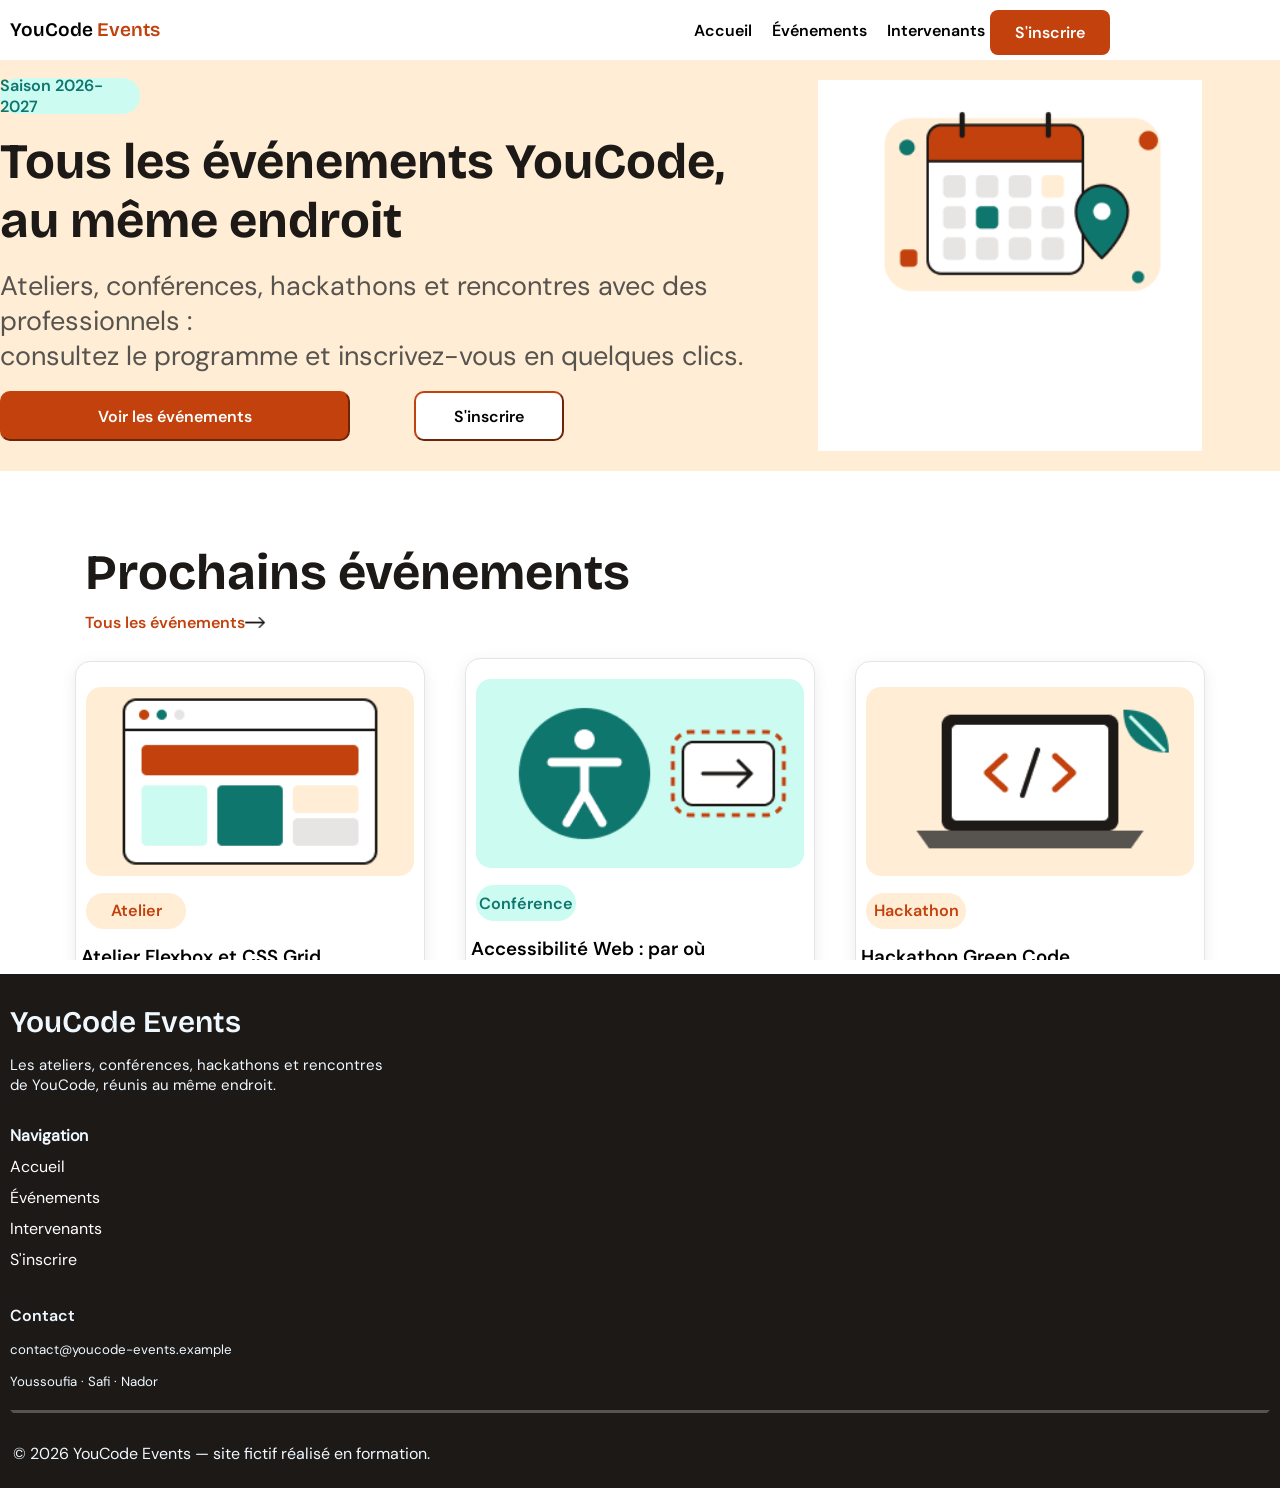
<file: Accueil-Anas/index.html>
<!DOCTYPE html>
<html lang="en">

<head>
    <meta charset="UTF-8">
    <meta name="viewport" content="width=device-width, initial-scale=1.0">
    <title>Document</title>
    <link rel="stylesheet" href="style.css">
</head>

<body>
    <header>
        <p>YouCode <span>Events</span> </p>
        <div>
            <nav>
                <a href="anas.html" target="page_switch">Accueil</a>
                <a href="hamza.html" target="page_switch">Événements</a>
                <a href="index-hayat.html" target="page_switch">Intervenants</a>
                <span><a href="Saida.html" target="page_switch">S'inscrire</a></span>
            </nav>
            <div id="humberger"><img src=".\assets\Bouton-menu.png"></div>
        </div>
    </header>
    <div id="div_mini_menu">
        <nav class="mini_menu hidden">
            <a href="anas.html">Accueil</a><br>
            <a href="hamza.html">Événements</a><br>
            <a href="index-hayat.html">Intervenants</a><br>
            <span><a href="Saida.html" target="page_switch">S'inscrire</a></span>
        </nav>
    </div>
    <main id="main">
        <iframe name="page_switch" src="anas.html" frameborder="0" id="iframe"></iframe>
    </main>
    <footer>
        <div id="footer_div">
            <div class="footer_div1">
                <h3>YouCode Events</h3>
                <p>Les ateliers, conférences, hackathons et rencontres <br>
                    de YouCode, réunis au même endroit.</p>
            </div>
            <div class="footer_div2">
                <h4>Navigation</h4>
                <nav>
                    <a href="anas.html">Accueil</a>
                    <a href="hamza.html">Événements</a>
                    <a href="index-hayat.html">Intervenants</a>
                    <a href="Saida.html">S'inscrire</a>
                </nav>
            </div>
            <div class="footer_div3">
                <h4>Contact</h4>
                <h5>contact@youcode-events.example</h5>
                <h5>Youssoufia · Safi · Nador</h5>
            </div>
        </div>
        <div class="copy_rights">
            <p> © 2026 YouCode Events — site fictif réalisé en formation. </p> <br>
        </div>
    </footer>

    <script>
        let menu = document.querySelector(".mini_menu")

        function whatever() {
            menu.classList.toggle("hidden")
        }
        humberger.addEventListener("click", whatever)
    </script>
</body>

</html>
</file>
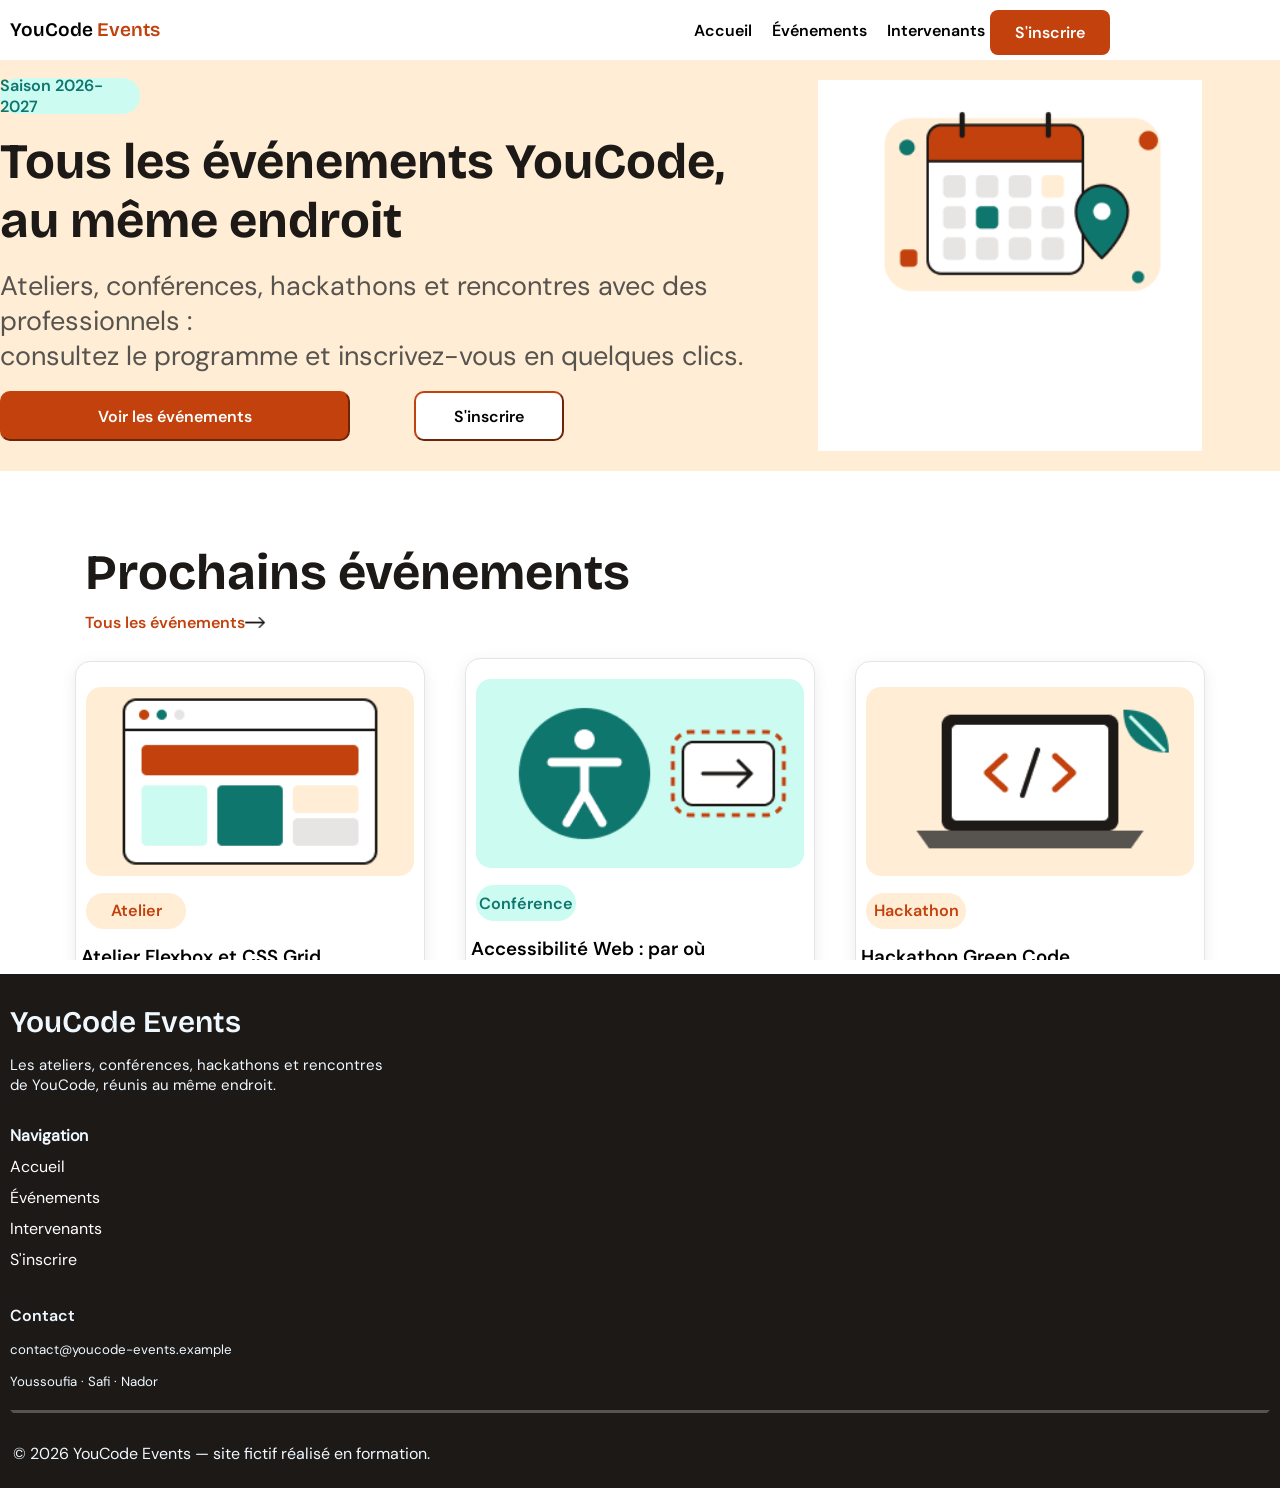
<file: YouCode-Events/Accueil-Anas/index.html>
<!DOCTYPE html>
<html lang="en">

<head>
    <meta charset="UTF-8">
    <meta name="viewport" content="width=device-width, initial-scale=1.0">
    <title>Youcode Events</title>
    <link rel="stylesheet" href="style.css">
</head>

<body>
    <header>
        <p>YouCode <span>Events</span> </p>
        <div>
            <nav>
                <a href="anas.html" target="page_switch">Accueil</a>
                <a href="../Evénements-Hamza/hamza.html" target="page_switch">Événements</a>
                <a href="../Intervenants-Hayat/index-hayat.html" target="page_switch">Intervenants</a>
                <span><a href="../Inscription-Saida/Saida.html" target="page_switch">S'inscrire</a></span>
            </nav>
            <div id="humberger"><img src=".\assets\Bouton-menu.png"></div>
        </div>
    </header>
    <div id="div_mini_menu">
        <nav class="mini_menu hidden">
            <a href="anas.html">Accueil</a><br>
            <a href="../Evénements-Hamza/hamza.html">Événements</a><br>
            <a href="../Intervenants-Hayat/index-hayat.html">Intervenants</a><br>
            <span><a href="../Inscription-Saida/Saida.html" target="page_switch">S'inscrire</a></span>
        </nav>
    </div>
    <main id="main">
        <iframe name="page_switch" src="anas.html" frameborder="0" id="iframe"></iframe>
    </main>
    <footer>
        <div id="footer_div">
            <div class="footer_div1">
                <h3>YouCode Events</h3>
                <p>Les ateliers, conférences, hackathons et rencontres <br>
                    de YouCode, réunis au même endroit.</p>
            </div>
            <div class="footer_div2">
                <h4>Navigation</h4>
                <nav>
                    <a href="anas.html">Accueil</a>
                    <a href="../Evénements-Hamza/hamza.html">Événements</a>
                    <a href="../Intervenants-Hayat/index-hayat.html">Intervenants</a>
                    <a href="../Inscription-Saida/Saida.html">S'inscrire</a>
                </nav>
            </div>
            <div class="footer_div3">
                <h4>Contact</h4>
                <h5>contact@youcode-events.example</h5>
                <h5>Youssoufia · Safi · Nador</h5>
            </div>
        </div>
        <div class="copy_rights">
            <p> © 2026 YouCode Events — site fictif réalisé en formation. </p> <br>
        </div>
    </footer>

    <script>
        let menu = document.querySelector(".mini_menu")

        function whatever() {
            menu.classList.toggle("hidden")
        }
        humberger.addEventListener("click", whatever)
    </script>
</body>

</html>
</file>
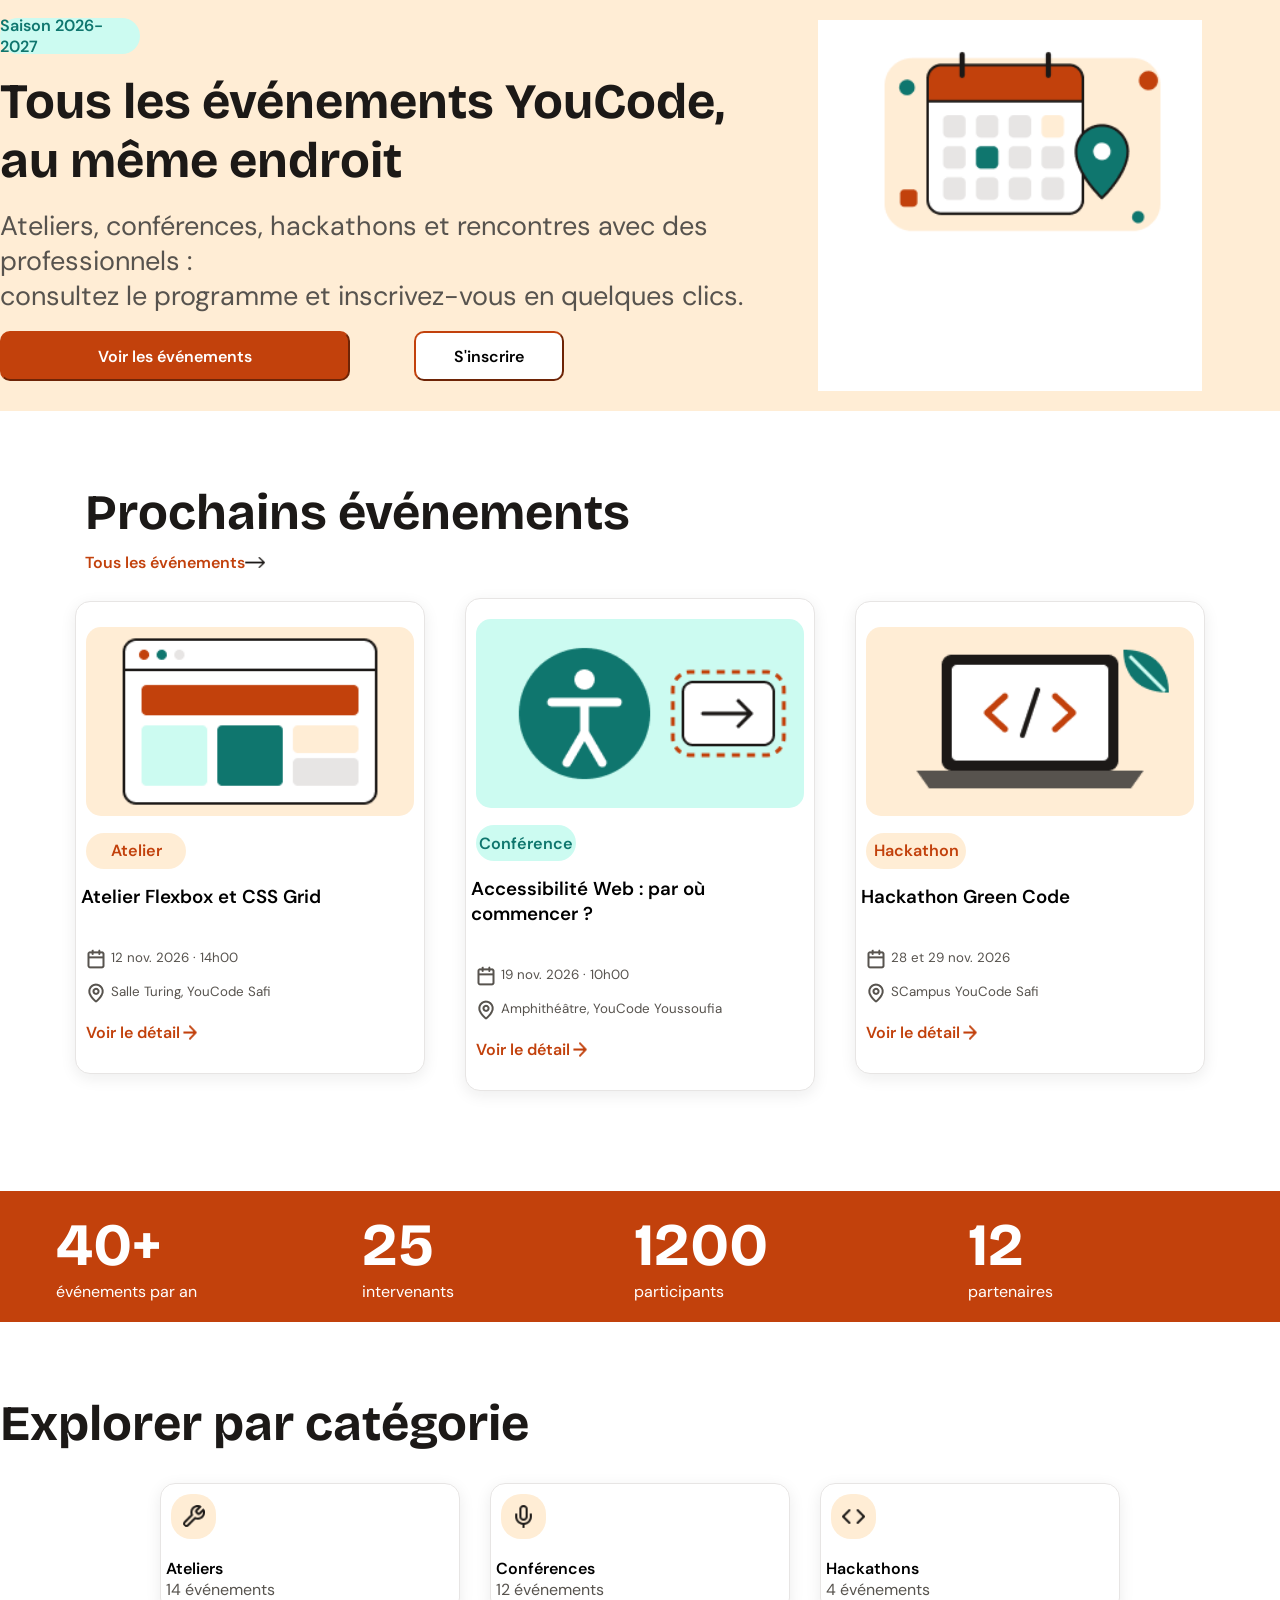
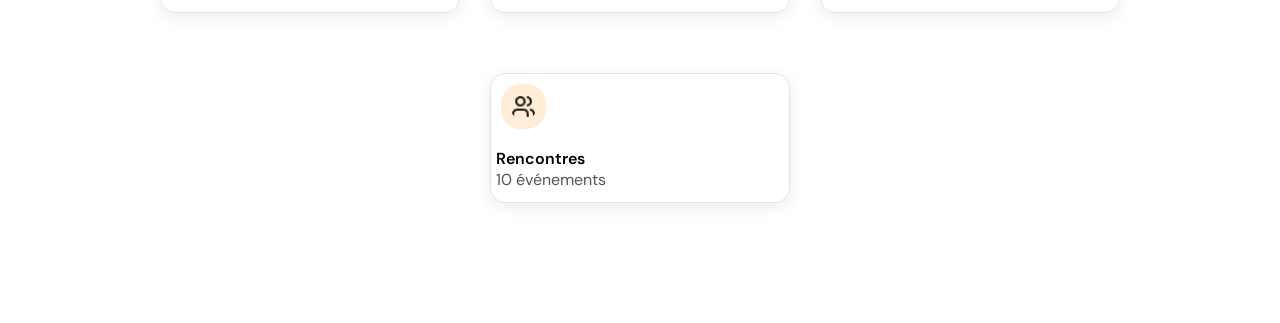
<file: Accueil-Anas/anas.html>
<!DOCTYPE html>
<html lang="en">

<head>
    <meta charset="UTF-8">
    <meta name="viewport" content="width=device-width, initial-scale=1.0">
    <title>Document</title>
    <link rel="stylesheet" href="style.css">
</head>

<body>
    <main>
        <section id="hero_section">
            <div class="div_pair">
                <div class="div_list">
                    <span class="Saison_26_27">
                        <p>Saison 2026-2027</p>
                    </span>
                    <h1 class="hero_title">Tous les événements YouCode, au même endroit</h1>
                    <p class="sous_title">Ateliers, conférences, hackathons et rencontres avec des professionnels :
                        <br> consultez le programme et inscrivez-vous en quelques clics.
                    </p>
                    <div class="button_div">
                        <button id="first_buton">Voir les événements</button>
                        <button id="second_buton">S'inscrire</button>
                    </div>
                </div>
                <div id="hero_section_image_div">
                    <div id="hero_section_image" ><img src="../Accueil-Anas\assets\Illustration.png"></div>
                </div>
            </div>
        </section>
        <section id="secsion_02">
            <div>
                <div>
                    <h2>Prochains événements</h2>
                     <span id="tous_les_evenement_link">
                        <a  href="hamza.html">Tous les événements</a>
                        <span>
                        <img id="arrow-right" src="../Accueil-Anas/assets/Vector.png">
                        </span>
                     </span>
                </div>
                  <div id="cards">
                    <div class="Dessin_card">
                        <div><img src="./assets/Dessin_card_01.png" alt="Dessin_card_01"></div>
                        <div>
                            <div><span class="itiq">Atelier</span></div>
                            <h3 class="itiq_discription">Atelier Flexbox et CSS Grid</h3>
                            <div>
                                <div class="coordinations">
                                    <span><img class="mini_ico_1"  src="/Accueil-Anas/assets/calendar.png" alt="calendar"></span>
                                    <small class="mini_coordinats_1">12 nov. 2026 · 14h00</small>
                                </div>
                                <div class="coordinations">
                                    <span ><img class="mini_ico_2" src="../Accueil-Anas/assets/map-pin.png" alt="map-pin"></span>
                                    <small class="mini_coordinats_2">Salle Turing, YouCode Safi</small>
                                </div>
                            </div>
                            <div class="voir_le_detail_div">
                                <small class="voir_le_detail">Voir le détail</small>
                                <img class="mini_arrow" src="../Accueil-Anas/assets/arrow-right.png" alt="arrow-right">
                            </div>
                        </div>
                    </div>
                    <div class="Dessin_card_exp">
                        <div><img src="../Accueil-Anas/assets/Dessin_card_02.png" alt="Dessin_card_02"></div>
                        <div>
                            <div><span class="itiq_exp" >Conférence</span></div>
                            <h3 class="itiq_discription">Accessibilité Web : par où commencer ?</h3>
                            <div>
                                <div class="coordinations">
                                    <small ><img class="mini_ico_1" src="/Accueil-Anas/assets/calendar.png" alt="calendar"></small>
                                    <small class="mini_coordinats_1">19 nov. 2026 · 10h00</small>
                                </div>
                                <div class="coordinations">
                                    <small ><img class="mini_ico_2" src="../Accueil-Anas/assets/map-pin.png" alt="map-pin"></small>
                                    <small class="mini_coordinats_2">Amphithéâtre, YouCode Youssoufia</small>
                                </div>
                            </div>
                            <div class="voir_le_detail_div">
                                <small class="voir_le_detail">Voir le détail</small>
                                <img class="mini_arrow" src="../Accueil-Anas/assets/arrow-right.png" alt="arrow-right">
                            </div>
                        </div>
                    </div>
                    <div class="Dessin_card">
                        <div><img src="../Accueil-Anas/assets/Dessin_card_03.png" alt="Dessin_card_03"></div>
                        <div>
                            <div><span class="itiq" >Hackathon</span></div>
                            <h3 class="itiq_discription">Hackathon Green Code</h3>
                            <div>
                                <div class="coordinations">
                                    <small><img class="mini_ico_1" src="/Accueil-Anas/assets/calendar.png" alt="calendar"></small>
                                    <small class="mini_coordinats_1">28 et 29 nov. 2026</small>
                                </div>
                                <div class="coordinations">
                                    <small><img class="mini_ico_2" src="../Accueil-Anas/assets/map-pin.png" alt="map-pin"></small>
                                    <small class="mini_coordinats_2">SCampus YouCode Safi</small>
                                </div>
                            </div>
                            <div class="voir_le_detail_div">
                                <small class="voir_le_detail">Voir le détail</small>
                                <img class="mini_arrow" src="../Accueil-Anas/assets/arrow-right.png" alt="arrow-right">
                            </div>
                        </div>
                    </div>
                </div>
            </div>
        </section>
        <section>
            <div class="stats_bar">
                <div>
                    <p class="stat_numbs">40+</p>
                    <p class="stat_dis">événements par an</p>
                </div>
                <div>
                    <p class="stat_numbs">25</p>
                    <p class="stat_dis">intervenants</p>
                </div>
                <div>
                    <p class="stat_numbs">1200</p>
                    <p class="stat_dis">participants</p>
                </div>
                <div>
                    <p class="stat_numbs">12</p>
                    <p class="stat_dis">partenaires</p>
                </div>
            </div>
        </section>
        <section>
            <h2 class="Explorer">Explorer par catégorie</h2>
            <div class="le_div">
                <div class="mini_ico_div">
                    <div ><img class="mini_icon" src="../Accueil-Anas/assets/wrench_icon.png" alt=""></div>
                    <p class="Explorer_txt_1">Ateliers</p>
                    <p class="Explorer_txt_2">14 événements</p>
                </div>
                <div class="mini_ico_div">
                    <div ><img class="mini_icon" src="../Accueil-Anas/assets/mic_Icône.png" alt=""></div>
                    <p class="Explorer_txt_1">Conférences</p>
                    <p class="Explorer_txt_2">12 événements</p>
                </div>
                <div class="mini_ico_div">
                    <div ><img class="mini_icon" src="../Accueil-Anas/assets/arows_Icône.png" alt=""></div>
                    <p class="Explorer_txt_1">Hackathons</p>
                    <p class="Explorer_txt_2">4 événements</p>
                </div>
                <div class="mini_ico_div">
                    <div ><img class="mini_icon" src="../Accueil-Anas/assets/ppl_Icône.png" alt=""></div>
                    <p class="Explorer_txt_1">Rencontres</p>
                    <p class="Explorer_txt_2">10 événements</p>
                </div>
            </div>
        </section>
    </main>
</body>

</html>
</file>
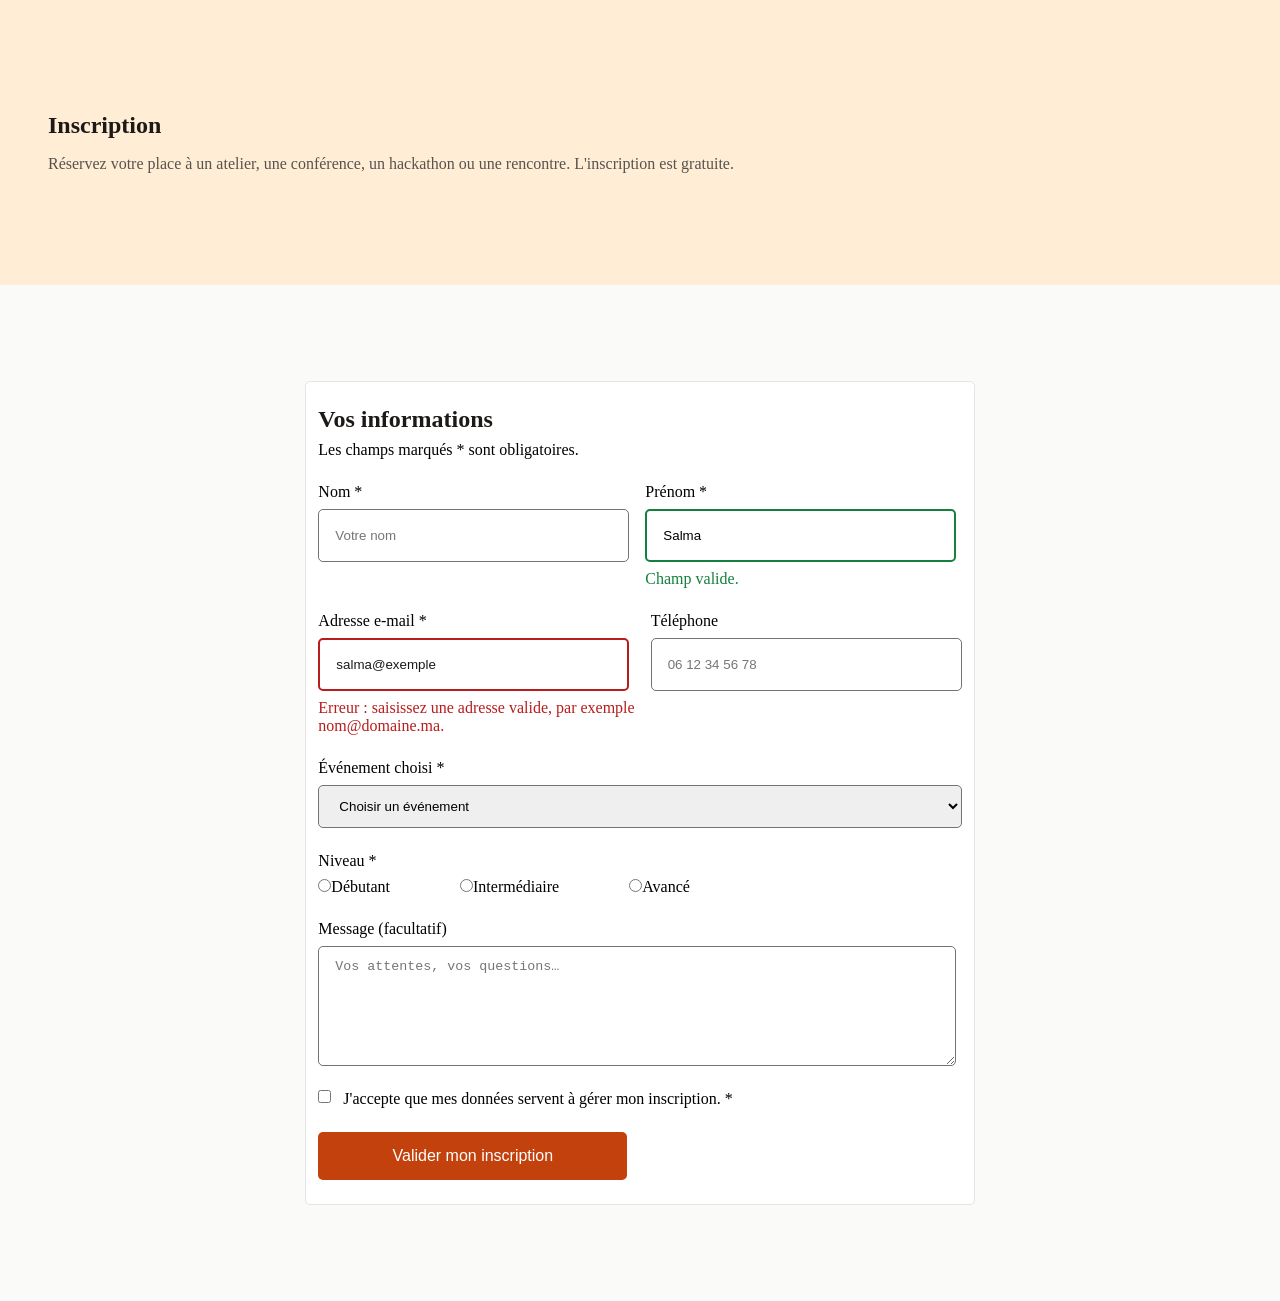
<file: Inscription-Saida/Saida.html>
<!DOCTYPE html>
<html lang="en">
<head>
    <meta charset="UTF-8">
    <meta name="viewport" content="width=device-width, initial-scale=1.0">
    <link rel="stylesheet" href="style.css">
    <title>Inscription</title>
</head>
<body>
    <main>
        <section id="section1">
            <div>
                <h1>Inscription</h1>
                <p id="paragraphe1">Réservez votre place à un atelier, une conférence, un hackathon ou une rencontre. L'inscription est gratuite.</p>
            </div>
        </section>
        <section id="section2">
                <form class="form">
                    <div id="En-tête-du-formulaire">
                        <h1>Vos informations</h1>
                        <p>Les champs marqués * sont obligatoires.</p>
                    </div>
                    <div id="nom-prenom">
                        <div>
                            <label for="nom">Nom *</label>
                            <input type="text" name="nom" id="nom" placeholder="Votre nom" required>
                        </div>
                        <div>
                        <label for="prenom">Prénom *</label>
                        <input type="text" name="prenom" id="prenom" class="prenom" placeholder="Salma" required>
                        <p>Champ valide.</p>
                        </div>
                    </div>
                    <div id="email-tel">
                        <div>                        
                            <label for="email">Adresse e-mail *</label>
                            <input type="email" name="email" id="email" placeholder="salma@exemple" pattern="^[a-zA-Z0-9._%+-]+@[a-zA-Z0-9.-]+\.[a-zA-Z]{2,}$" required>
                            <p id="Erreur-email">Erreur : saisissez une adresse valide, par exemple <br>nom@domaine.ma.</p>  
                        </div>
                        <div>
                            <label for="telephone">Téléphone</label>
                            <input type="tel" name="telephone" id="telephone" maxlength="10" minlength="10" placeholder="06 12 34 56 78" required>
                        </div>
                        
                    </div>
                    <div class="événement">
                        <label for="événement">Événement choisi *</label>
                        <select name="événement" id="événement" required>
                            <option value="" disabled selected>Choisir un événement</option>
                            <option value="Atelier Flexbox et CSS Grid">Atelier Flexbox et CSS Grid</option>
                            <option value="Accessibilité Web : par où commencer ?">Accessibilité Web : par où commencer ?</option>
                            <option value="Hackathon Green Code">Hackathon Green Code</option>
                            <option value="Rencontre avec des développeurs front-end">Rencontre avec des développeurs front-end</option>
                            <option value="Atelier Git Flow en pratique">Atelier Git Flow en pratique</option>
                            <option value="Du design au code : travailler avec Figma">Du design au code : travailler avec Figma</option>
                        </select>
                    </div>
                    <!-- <div>
                        <p>Niveau *</p>
                        <label for="Débutant">
                            <input type="radio" id="Débutant" name="Niveau" value="Débutant">Débutant
                        </label>
                        <label for="Intermédiaire">
                            <input type="radio" id="Intermédiaire" name="Niveau" value="Intermédiaire">Intermédiaire
                        </label>
                        <label for="Avancé">
                            <input type="radio" id="Avancé" name="Niveau" value="Avancé">Avancé
                        </label>
                    </div> -->
                    <div id="niveau">
                        <fieldset>
                            <legend>Niveau *</legend>
                            <div class="radio">
                                <div>
                                    <input type="radio" id="Débutant" name="niveau" value="Débutant">Débutant
                                </div>
                                <div>
                                    <input type="radio"  id="Intermédiaire" name="niveau" value="Intermédiaire">Intermédiaire
                                </div>
                                <div>
                                    <input type="radio"  id="Avancé" name="niveau" value="Avancé">Avancé
                                </div>
                            </div>
                        </fieldset>
                    </div>
                    <div id="messagee">
                        <label for="Message">Message (facultatif)</label>
                        <textarea name="Message" id="Message" placeholder="Vos attentes, vos questions…"></textarea>
                    </div>
                    <div id="acceptee">
                        <input type="checkbox" name="accepte" id="accepte" required>
                        <label for="accepte">J'accepte que mes données servent à gérer mon inscription. *</label>
                    </div>
                    <div>
                        <button type="submit">Valider mon inscription</button>
                    </div>
                </form>
        </section>
    </main>
</body>
</html>
</file>
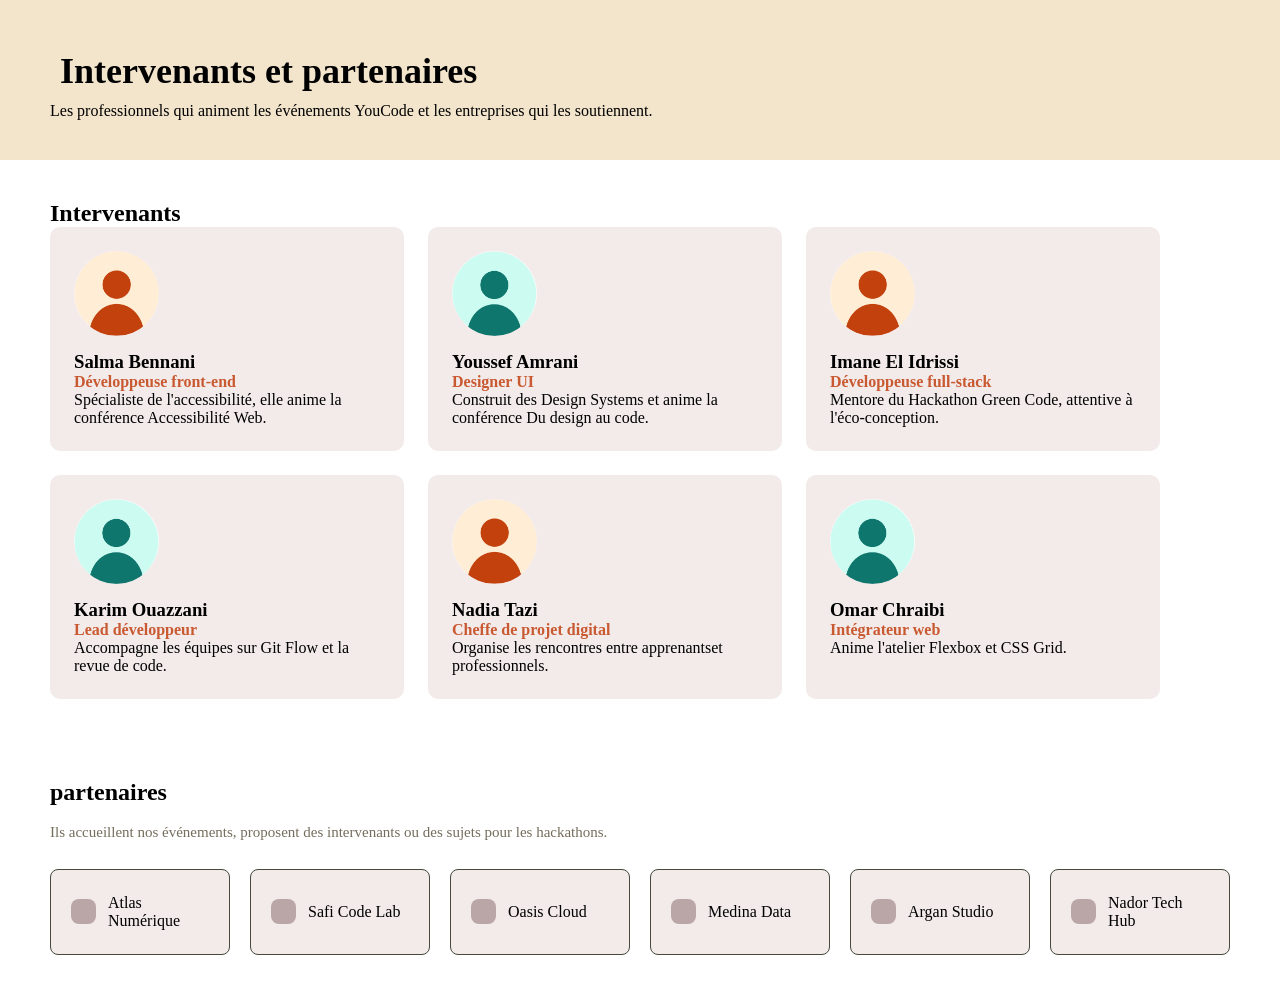
<file: Intervenants-Hayat/index-hayat.html>
<!DOCTYPE html>
<html lang="en">
<head>
    <meta charset="UTF-8">
    <meta name="viewport" content="width=device-width, initial-scale=1.0">
    <title>Youcode events</title>
    <link rel="stylesheet" href="style.css">
</head>
<body>

    <main>
        <section class="page-title">
            <h1>Intervenants et partenaires</h1>
      <p>Les professionnels qui animent les événements YouCode et les entreprises qui les soutiennent.</p>


        </section>
        <section class="speakers">
        <h2>Intervenants</h2>
        <div class="speakers-list">
            <article class=" speakers-card">
                <img src="assets/avatar.png" alt="">
                <h3>Salma Bennani</h3>
                <h4>Développeuse front-end</h4>
                <p>Spécialiste de l'accessibilité, elle anime la conférence Accessibilité Web.</p>
            </article>

            <article class="speakers-card">
                <img src="assets/avatar2.png" alt="">
                <h3>Youssef Amrani</h3>
                <h4>Designer UI</h4>
                <p>Construit des Design Systems et anime la conférence Du design au code.</p>
            </article>

            <article class="speakers-card">
                <img src="assets/avatar.png" alt="">
                <h3>Imane El Idrissi</h3>
                <h4>Développeuse full-stack</h4>
                <p> Mentore du Hackathon Green Code,
                attentive à l'éco-conception.</p>
            </article>

            <article class="speakers-card">
                <img src="assets/avatar2.png" alt="">
                 <h3>Karim Ouazzani</h3>
                 <h4>Lead développeur</h4>
            <p>Accompagne les équipes sur Git Flow et la revue de code.</p>

            </article>
            <article class="speakers-card">
                <img src="assets/avatar.png" alt="">
                <h3>Nadia Tazi</h3>
            <h4>Cheffe de projet digital</h4>
            <p>Organise les rencontres entre apprenantset professionnels.</p>
            </article>

            <article class="speakers-card">
                <img src="assets/avatar2.png" alt="">
                <h3>Omar Chraibi</h3>
                <h4>Intégrateur web</h4>
                <p>Anime l'atelier Flexbox et CSS Grid.</p>
            </article>

        </div>
        </section>

        <section class="partenaires-section">
            <h2>partenaires</h2>
            <p class="partenaires-description">
                Ils accueillent nos événements, proposent des intervenants ou des sujets pour les hackathons.</p>
            <div class="partenaires-list">
                <article class="partenaires-card">
                <span class="partenaire-icon"></span>
                <span>Atlas Numérique</span>
                </article>

                <article class="partenaires-card">
                <span class="partenaire-icon"></span>
                <span>Safi Code Lab</span>
                </article>

                <article class="partenaires-card">
                <span class="partenaire-icon"></span>
                <span>Oasis Cloud</span>
                </article>

                <article class="partenaires-card">
                <span class="partenaire-icon"></span>
                <span>Medina Data</span>
                </article>

                <article class="partenaires-card">
                <span class="partenaire-icon"></span>
                <span>Argan Studio</span>
                </article>

                <article class="partenaires-card">
                <span class="partenaire-icon"></span>
                <span>Nador Tech Hub</span>
                </article>
            </div>
        </section>

    </main>
    
</body>
</html>
</file>
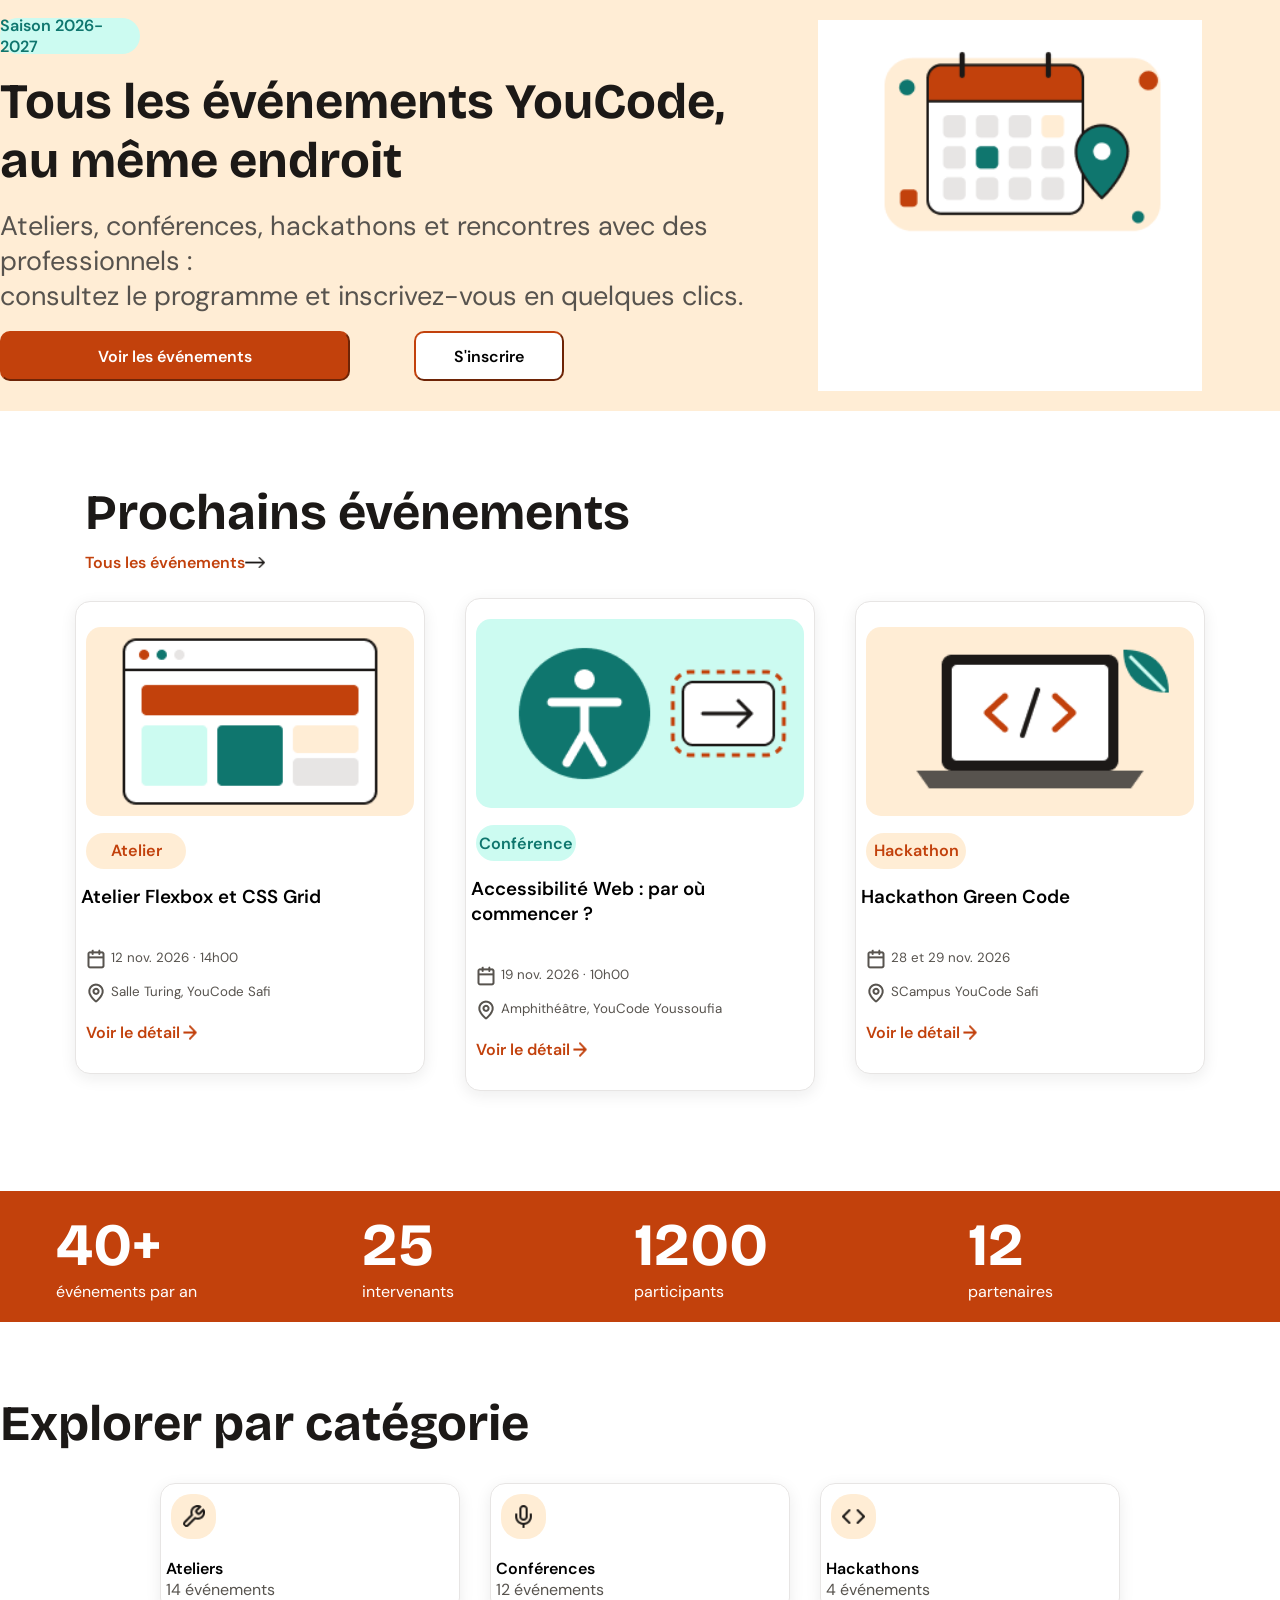
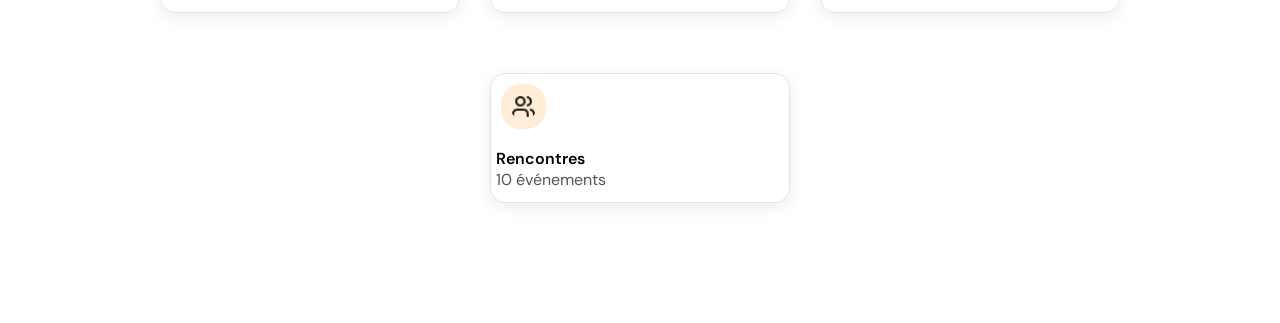
<file: YouCode-Events/Accueil-Anas/anas.html>
<!DOCTYPE html>
<html lang="en">

<head>
    <meta charset="UTF-8">
    <meta name="viewport" content="width=device-width, initial-scale=1.0">
    <title>Document</title>
    <link rel="stylesheet" href="style.css">
</head>

<body>
    <main>
        <section id="hero_section">
            <div class="div_pair">
                <div class="div_list">
                    <span class="Saison_26_27">
                        <p>Saison 2026-2027</p>
                    </span>
                    <h1 class="hero_title">Tous les événements YouCode, au même endroit</h1>
                    <p class="sous_title">Ateliers, conférences, hackathons et rencontres avec des professionnels :
                        <br> consultez le programme et inscrivez-vous en quelques clics.
                    </p>
                    <div class="button_div">
                        <button id="first_buton">Voir les événements</button>
                        <button id="second_buton">S'inscrire</button>
                    </div>
                </div>
                <div id="hero_section_image_div">
                    <div id="hero_section_image" ><img src="../Accueil-Anas\assets\Illustration.png"></div>
                </div>
            </div>
        </section>
        <section id="secsion_02">
            <div>
                <div>
                    <h2>Prochains événements</h2>
                     <span id="tous_les_evenement_link">
                        <a  href="../Evénements-Hamza/hamza.html">Tous les événements</a>
                        <span>
                        <img id="arrow-right" src="../Accueil-Anas/assets/Vector.png">
                        </span>
                     </span>
                </div>
                  <div id="cards">
                    <div class="Dessin_card">
                        <div><img src="./assets/Dessin_card_01.png" alt="Dessin_card_01"></div>
                        <div>
                            <div><span class="itiq">Atelier</span></div>
                            <h3 class="itiq_discription">Atelier Flexbox et CSS Grid</h3>
                            <div>
                                <div class="coordinations">
                                    <span><img class="mini_ico_1"  src="/Accueil-Anas/assets/calendar.png" alt="calendar"></span>
                                    <small class="mini_coordinats_1">12 nov. 2026 · 14h00</small>
                                </div>
                                <div class="coordinations">
                                    <span ><img class="mini_ico_2" src="../Accueil-Anas/assets/map-pin.png" alt="map-pin"></span>
                                    <small class="mini_coordinats_2">Salle Turing, YouCode Safi</small>
                                </div>
                            </div>
                            <div class="voir_le_detail_div">
                                <small class="voir_le_detail">Voir le détail</small>
                                <img class="mini_arrow" src="../Accueil-Anas/assets/arrow-right.png" alt="arrow-right">
                            </div>
                        </div>
                    </div>
                    <div class="Dessin_card_exp">
                        <div><img src="../Accueil-Anas/assets/Dessin_card_02.png" alt="Dessin_card_02"></div>
                        <div>
                            <div><span class="itiq_exp" >Conférence</span></div>
                            <h3 class="itiq_discription">Accessibilité Web : par où commencer ?</h3>
                            <div>
                                <div class="coordinations">
                                    <small ><img class="mini_ico_1" src="/Accueil-Anas/assets/calendar.png" alt="calendar"></small>
                                    <small class="mini_coordinats_1">19 nov. 2026 · 10h00</small>
                                </div>
                                <div class="coordinations">
                                    <small ><img class="mini_ico_2" src="../Accueil-Anas/assets/map-pin.png" alt="map-pin"></small>
                                    <small class="mini_coordinats_2">Amphithéâtre, YouCode Youssoufia</small>
                                </div>
                            </div>
                            <div class="voir_le_detail_div">
                                <small class="voir_le_detail">Voir le détail</small>
                                <img class="mini_arrow" src="../Accueil-Anas/assets/arrow-right.png" alt="arrow-right">
                            </div>
                        </div>
                    </div>
                    <div class="Dessin_card">
                        <div><img src="../Accueil-Anas/assets/Dessin_card_03.png" alt="Dessin_card_03"></div>
                        <div>
                            <div><span class="itiq" >Hackathon</span></div>
                            <h3 class="itiq_discription">Hackathon Green Code</h3>
                            <div>
                                <div class="coordinations">
                                    <small><img class="mini_ico_1" src="/Accueil-Anas/assets/calendar.png" alt="calendar"></small>
                                    <small class="mini_coordinats_1">28 et 29 nov. 2026</small>
                                </div>
                                <div class="coordinations">
                                    <small><img class="mini_ico_2" src="../Accueil-Anas/assets/map-pin.png" alt="map-pin"></small>
                                    <small class="mini_coordinats_2">SCampus YouCode Safi</small>
                                </div>
                            </div>
                            <div class="voir_le_detail_div">
                                <small class="voir_le_detail">Voir le détail</small>
                                <img class="mini_arrow" src="../Accueil-Anas/assets/arrow-right.png" alt="arrow-right">
                            </div>
                        </div>
                    </div>
                </div>
            </div>
        </section>
        <section>
            <div class="stats_bar">
                <div>
                    <p class="stat_numbs">40+</p>
                    <p class="stat_dis">événements par an</p>
                </div>
                <div>
                    <p class="stat_numbs">25</p>
                    <p class="stat_dis">intervenants</p>
                </div>
                <div>
                    <p class="stat_numbs">1200</p>
                    <p class="stat_dis">participants</p>
                </div>
                <div>
                    <p class="stat_numbs">12</p>
                    <p class="stat_dis">partenaires</p>
                </div>
            </div>
        </section>
        <section>
            <h2 class="Explorer">Explorer par catégorie</h2>
            <div class="le_div">
                <div class="mini_ico_div">
                    <div ><img class="mini_icon" src="../Accueil-Anas/assets/wrench_icon.png" alt=""></div>
                    <p class="Explorer_txt_1">Ateliers</p>
                    <p class="Explorer_txt_2">14 événements</p>
                </div>
                <div class="mini_ico_div">
                    <div ><img class="mini_icon" src="../Accueil-Anas/assets/mic_Icône.png" alt=""></div>
                    <p class="Explorer_txt_1">Conférences</p>
                    <p class="Explorer_txt_2">12 événements</p>
                </div>
                <div class="mini_ico_div">
                    <div ><img class="mini_icon" src="../Accueil-Anas/assets/arows_Icône.png" alt=""></div>
                    <p class="Explorer_txt_1">Hackathons</p>
                    <p class="Explorer_txt_2">4 événements</p>
                </div>
                <div class="mini_ico_div">
                    <div ><img class="mini_icon" src="../Accueil-Anas/assets/ppl_Icône.png" alt=""></div>
                    <p class="Explorer_txt_1">Rencontres</p>
                    <p class="Explorer_txt_2">10 événements</p>
                </div>
            </div>
        </section>
    </main>
</body>

</html>
</file>
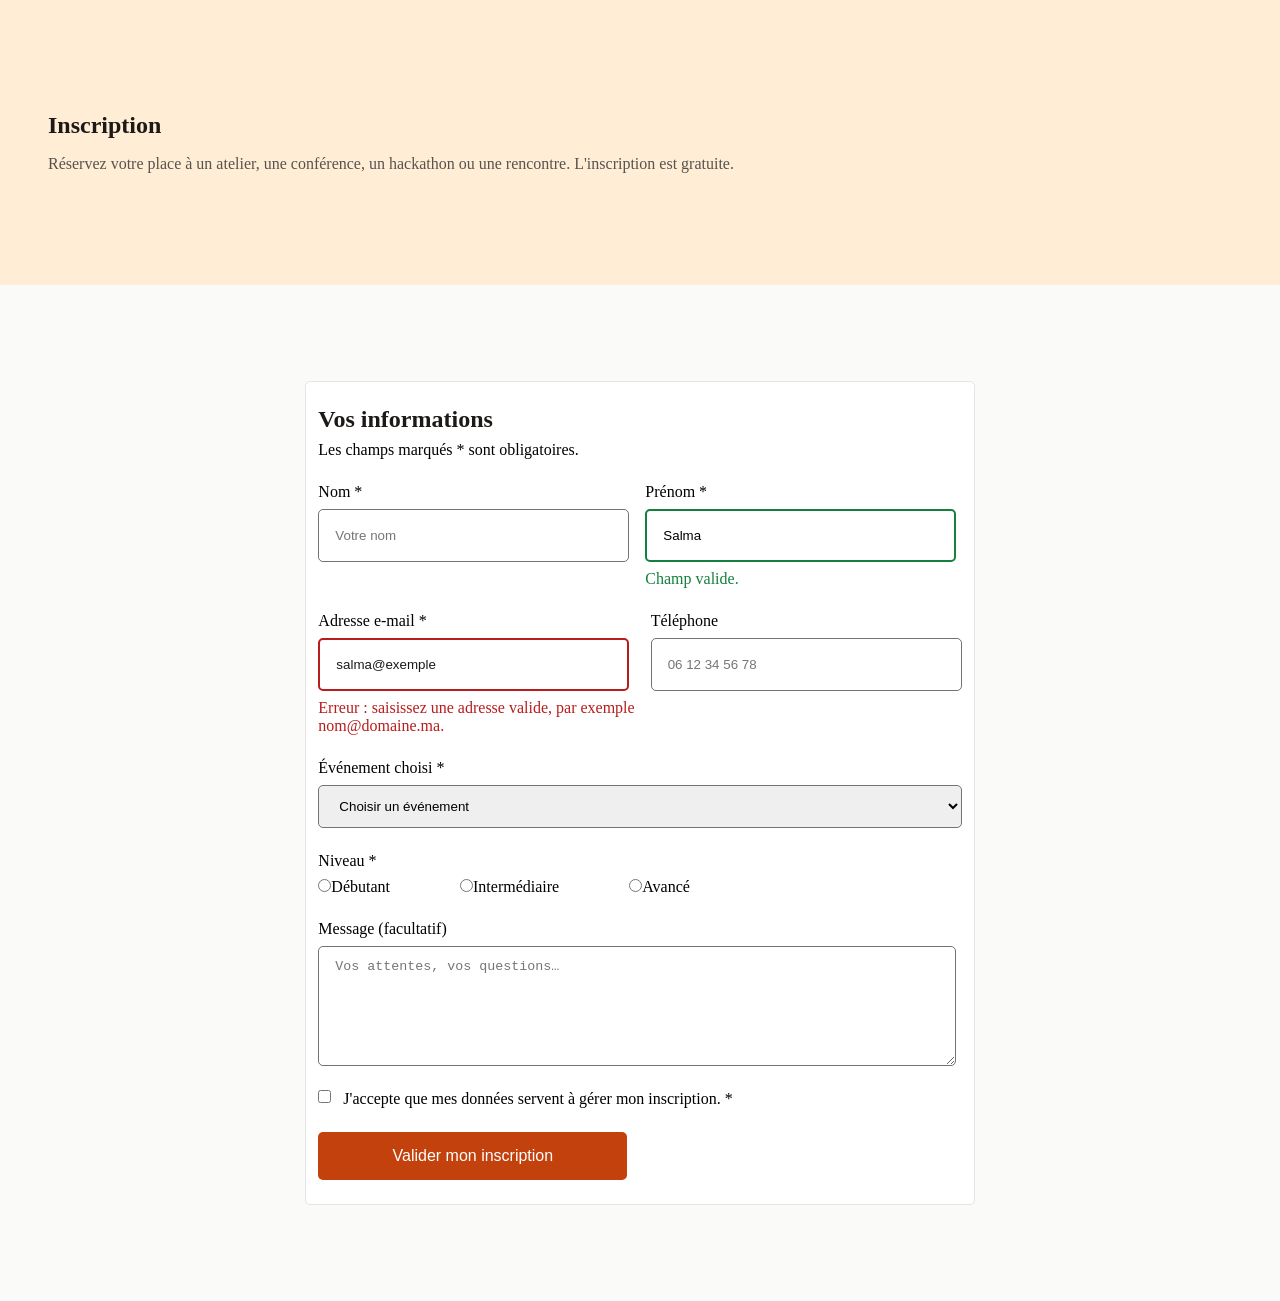
<file: YouCode-Events/Inscription-Saida/Saida.html>
<!DOCTYPE html>
<html lang="en">
<head>
    <meta charset="UTF-8">
    <meta name="viewport" content="width=device-width, initial-scale=1.0">
    <link rel="stylesheet" href="style.css">
    <title>Inscription</title>
</head>
<body>
    <main>
        <section id="section1">
            <div>
                <h1>Inscription</h1>
                <p id="paragraphe1">Réservez votre place à un atelier, une conférence, un hackathon ou une rencontre. L'inscription est gratuite.</p>
            </div>
        </section>
        <section id="section2">
                <form class="form">
                    <div id="En-tête-du-formulaire">
                        <h1>Vos informations</h1>
                        <p>Les champs marqués * sont obligatoires.</p>
                    </div>
                    <div id="nom-prenom">
                        <div>
                            <label for="nom">Nom *</label>
                            <input type="text" name="nom" id="nom" placeholder="Votre nom" required>
                        </div>
                        <div>
                        <label for="prenom">Prénom *</label>
                        <input type="text" name="prenom" id="prenom" class="prenom" placeholder="Salma" required>
                        <p>Champ valide.</p>
                        </div>
                    </div>
                    <div id="email-tel">
                        <div>                        
                            <label for="email">Adresse e-mail *</label>
                            <input type="email" name="email" id="email" placeholder="salma@exemple" pattern="^[a-zA-Z0-9._%+-]+@[a-zA-Z0-9.-]+\.[a-zA-Z]{2,}$" required>
                            <p id="Erreur-email">Erreur : saisissez une adresse valide, par exemple <br>nom@domaine.ma.</p>  
                        </div>
                        <div>
                            <label for="telephone">Téléphone</label>
                            <input type="tel" name="telephone" id="telephone" maxlength="10" minlength="10" placeholder="06 12 34 56 78" required>
                        </div>
                    </div>
                    <div class="événement">
                        <label for="événement">Événement choisi *</label>
                        <select name="événement" id="événement" required>
                            <option value="" disabled selected>Choisir un événement</option>
                            <option value="Atelier Flexbox et CSS Grid">Atelier Flexbox et CSS Grid</option>
                            <option value="Accessibilité Web : par où commencer ?">Accessibilité Web : par où commencer ?</option>
                            <option value="Hackathon Green Code">Hackathon Green Code</option>
                            <option value="Rencontre avec des développeurs front-end">Rencontre avec des développeurs front-end</option>
                            <option value="Atelier Git Flow en pratique">Atelier Git Flow en pratique</option>
                            <option value="Du design au code : travailler avec Figma">Du design au code : travailler avec Figma</option>
                        </select>
                    </div>
                    <!-- <div>
                        <p>Niveau *</p>
                        <label for="Débutant">
                            <input type="radio" id="Débutant" name="Niveau" value="Débutant">Débutant
                        </label>
                        <label for="Intermédiaire">
                            <input type="radio" id="Intermédiaire" name="Niveau" value="Intermédiaire">Intermédiaire
                        </label>
                        <label for="Avancé">
                            <input type="radio" id="Avancé" name="Niveau" value="Avancé">Avancé
                        </label>
                    </div> -->
                    <div id="niveau">
                        <fieldset>
                            <legend>Niveau *</legend>
                            <div class="radio">
                                <div>
                                    <input type="radio" id="Débutant" name="niveau" value="Débutant">Débutant
                                </div>
                                <div>
                                    <input type="radio"  id="Intermédiaire" name="niveau" value="Intermédiaire">Intermédiaire
                                </div>
                                <div>
                                    <input type="radio"  id="Avancé" name="niveau" value="Avancé">Avancé
                                </div>
                            </div>
                        </fieldset>
                    </div>
                    <div id="messagee">
                        <label for="Message">Message (facultatif)</label>
                        <textarea name="Message" id="Message" placeholder="Vos attentes, vos questions…"></textarea>
                    </div>
                    <div id="acceptee">
                        <input type="checkbox" name="accepte" id="accepte" required>
                        <label for="accepte">J'accepte que mes données servent à gérer mon inscription. *</label>
                    </div>
                    <div>
                        <button type="submit">Valider mon inscription</button>
                    </div>
                </form>
        </section>
    </main>
</body>
</html>
</file>
<file: Accueil-Anas/style.css>
@font-face {
    font-family: BricolageGrotesque_24pt-Bold;
    src: url("../Accueil-Anas/fonts/BricolageGrotesque_24pt-Bold.ttf");
}

@font-face {
    font-family: BricolageGrotesque_24pt-SemiBold;
    src: url("../Accueil-Anas/fonts/BricolageGrotesque_24pt-SemiBold.ttf");
}

@font-face {
    font-family: DMSans_18pt-Regular;
    src: url("../Accueil-Anas/fonts/DMSans_18pt-Regular.ttf");
}

@font-face {
    font-family: DMSans_18pt-SemiBold;
    src: url("../Accueil-Anas/fonts/DMSans_18pt-SemiBold.ttf");
}


* {
    margin: 0;
    padding: 0;
    box-sizing: border-box;
}

header {
    display: flex;
    height: 48px;
    width: 100%;
    justify-content: space-between;
}

#div_mini_menu {
    width: 100%;
    display: flex;
    justify-content: center;
}

.mini_menu {
    width: 50%;
    height: 150px;
    margin: 10px;
    display: flex;
    margin-left: 30px;
    flex-direction: column;
    background-color: #1C1917;
    border-radius: 10px;
    align-items: center;
}

.mini_menu>a {
    height: 100%;
    font-family: "DMSans_18pt-SemiBold";
    color: #fff;
    margin-left: 10px;
    margin-right: 10px;
    text-decoration: none;
    font-size: 16px;
}

.mini_menu>span {
    background-color: #C2410C;
    color: #000;
    height: 95%;
    width: 100px;
    margin-top: 0px;
    display: flex;
    justify-content: center;
    border-radius: 8px;
    margin-left: 10px;
    margin-bottom: 5px;
}

.mini_menu>span>a {
    font-family: "DMSans_18pt-SemiBold";
    color: #fff;
    margin: 2px;
    text-decoration: none;
}

header>p {
    width: 40%;
    height: 100%;
    margin: 10px;
    font-family: "BricolageGrotesque_24pt-SemiBold";
    font-weight: 600;
    font-size: large;
    font-weight: 700;
    margin-top: 10px;

}

header>p>span {
    color: #C2410C;
}

header>div {
    height: 100%;
    display: flex;
    justify-content: space-between;
}

header>div>nav {
    height: 100%;
    margin: 10px;
    display: none;
    flex-wrap: wrap;
    margin-left: 30px;

}

header>div>nav>a {
    margin-top: 10px;
    height: 100%;
    font-family: "DMSans_18pt-SemiBold";
    color: #000;
    margin-left: 20px;
    text-decoration: none;
    font-size: 16px;
}

header>div>nav>span {
    background-color: #C2410C;
    color: #000;
    height: 75%;
    width: 120px;
    margin-top: 0px;
    display: flex;
    justify-content: center;
    border-radius: 8px;
    margin-left: 5px;
}

header>div>nav>span>a {
    font-weight: 600;
    font-family: "DMSans_18pt-SemiBold";
    color: #fff;
    height: 100%;
    margin: 10%;
    text-decoration: none;
}

#humberger {
    height: 100%;
    margin: 10px;
    margin-top: 0px;
    margin-left: 150px;
    display: flex;
}

footer {
    background-color: #1C1917;
    color: aliceblue;
    width: 100%;
}

#footer_div {
    display: flex;
    flex-direction: column;
    width: 100%;
    margin: 10px;
}

.footer_div1>h3 {
    margin-top: 30px;
    font-family: "BricolageGrotesque_24pt-SemiBold";
    font-weight: 600;
    font-size: 30px;
}

.footer_div1>p {
    margin-top: 15px;
    font-family: "DMSans_18pt-Regular";
    font-weight: 400;
    font-size: 15px;
}

.footer_div2 {
    display: flex;
    flex-direction: column;
}

.footer_div2>h4 {
    margin-top: 30px;
    font-family: "DMSans_18pt-Regular";
    font-weight: 600;

}

.footer_div2>nav>a {
    display: flex;
    flex-direction: column;
    margin-top: 10px;
    color: #fff;
    text-decoration: none;
    font-family: "DMSans_18pt-Regular";
    font-weight: 400;

}

.footer_div3 {
    margin-top: 20px;
}

.footer_div3>h4 {
    margin-top: 15px;
    font-family: "DMSans_18pt-SemiBold";
    font-weight: 600;

}

.footer_div3>h5 {
    margin-top: 15px;
    font-family: "DMSans_18pt-Regular";
    font-weight: 400;
}

footer>.copy_rights {
    margin: 10px;
    border-color: #00000000;
    border-top: #57534E;
    border-style: solid;
    margin-top: 20px;
    padding-top: 30px;
    font-family: "DMSans_18pt-Regular";
    font-weight: 400;
}


/*anas page CSS*/
#hero_section_image {
    margin: 0px;

}

#hero_section {
    background-color: #FFEDD5;
}

.div_pair {
    display: flex;
    flex-wrap: wrap;
}

.div_list {
    width: 100vw;
}

.Saison_26_27 {
    background-color: #CCFBF1;
    width: 140px;
    height: 4vh;
    display: flex;
    justify-content: center;
    align-items: center;
    border-radius: 3vw;
    margin-top: 2vh;
}

.Saison_26_27>p:first-child {
    color: #0F766E;
    font-family: "DMSans_18pt-SemiBold";
    font-size: 1.8vh;
    font-weight: 600;
}

.hero_title {
    color: #1C1917;
    font-family: "BricolageGrotesque_24pt-Bold";
    font-weight: 700;
    font-size: 5.5vh;
    margin-top: 2vh;
}

.sous_title {
    color: #57534E;
    font-family: "DMSans_18pt-Regular";
    font-weight: 400;
    font-size: 3vh;
    margin-top: 2vh;
}

.button_div {
    display: flex;
    flex-direction: column;
    margin-top: 2vh;
    gap: 5vw;
}

#first_buton {
    width: 100%;
    height: 50px;
    background-color: #C2410C;
    border-color: #C2410C;
    outline-color: #C2410C;
    color: #fff;
    border-radius: 10px;
    font-family: "DMSans_18pt-SemiBold";
    font-weight: 600;
    font-size: 1em;
}

#second_buton {
    width: 100%;
    height: 50px;
    background-color: #fff;
    border-color: #C2410C;
    outline-color: #C2410C;
    color: #000;
    border-radius: 10px;
    font-family: "DMSans_18pt-SemiBold";
    font-weight: 600;
    font-size: 1em;
    margin-bottom: 30px;
}

#hero_section_image_div {
    margin-left: 20px;
}

#hero_section_image {
    margin-top: 10px;
    margin-bottom: 10px;
    margin-left: 10px;
    width: 80vw;
    background-color: #ffffff;
    border-radius: 10px;
}

#hero_section_image>img {
    margin-left: 25px;
}


#secsion_02>div>div>h2 {
    color: #1C1917;
    font-family: "BricolageGrotesque_24pt-Bold";
    font-weight: 700;
    font-size: 5.5vh;
    margin-top: 8vh;
}

#tous_les_evenement_link {
    display: flex;
    align-items: center;
    font-family: "DMSans_18pt-SemiBold";
    font-weight: 600;
    font-size: 1em;
    margin-top: 10px;
}

#tous_les_evenement_link>a {
    text-decoration: none;
    color: #C2410C;
}

#arrow-right {
    margin: 0;
    margin-top: 3px;
    width: 20px;
}

#cards {
    display: flex;
    flex-direction: row;
    flex-wrap: wrap;
    align-items: center;
    width: 100%;
    gap: 0;
}

.Dessin_card {
    margin-top: 10px;
    margin-left: 22px;
    width: 100%;
    background-color: #ffffff;
    box-shadow: 0px 4px 16px 0px #1C191714;
    border: 1px solid var(--color-border-default, #E7E5E4);
    border-radius: 15px;

}

.Dessin_card>div {
    display: flex;
    flex-direction: column;
    justify-content: space-between;
}

.Dessin_card>div>img {
    margin: 0px;
    background-color: #FFEDD5;
    border-radius: 15px;
    margin-top: 25px;
    margin-left: 10px;
    margin-right: 10px;

}

.itiq {
    background-color: #FFEDD5;
    width: 100px;
    height: 4vh;
    display: flex;
    justify-content: center;
    align-items: center;
    border-radius: 3vw;
    margin-top: 17px;
    color: #C2410C;
    font-family: "DMSans_18pt-SemiBold";
    font-size: 1.8vh;
    font-weight: 600;
    margin-left: 10px;
}

.Dessin_card_exp {
    width: 90%;
    margin-top: 25px;
    margin-left: 22px;
    width: 100%;
    background-color: #ffffff;
    box-shadow: 0px 4px 16px 0px #1C191714;
    border: 1px solid var(--color-border-default, #E7E5E4);
    border-radius: 15px;
}

.Dessin_card_exp>div {
    display: flex;
    flex-direction: column;
    justify-content: space-between;
}

.Dessin_card_exp>div>img {
    margin: 0px;
    background-color: #CCFBF1;
    border-radius: 15px;
    margin-top: 20px;
    margin-left: 10px;
    margin-right: 10px;
}

.itiq_exp {
    background-color: #CCFBF1;
    width: 100px;
    height: 4vh;
    display: flex;
    justify-content: center;
    align-items: center;
    border-radius: 3vw;
    margin-top: 17px;
    color: #0F766E;
    font-family: "DMSans_18pt-SemiBold";
    font-size: 1.8vh;
    font-weight: 600;
    margin-left: 10px;
}

.itiq_discription {
    margin-top: 15px;
    font-family: "DMSans_18pt-SemiBold";
    font-weight: 600;
    margin-left: 5px;
}

.coordinations {
    display: flex;
    flex-direction: row;
}

.mini_ico_1 {
    height: 20px;
    width: 20px;
    margin: 0%;
    margin-top: 40px;
    margin-left: 10px;
}

.mini_ico_2 {
    height: 20px;
    width: 20px;
    margin: 0%;
    margin-top: 10px;
    margin-left: 10px;
}

.mini_coordinats_1 {
    margin-top: 40px;
    margin-left: 5px;
    font-family: "DMSans_18pt-Regular";
    font-weight: 400;
    color: #57534E;
}

.mini_coordinats_2 {
    margin-top: 10px;
    margin-left: 5px;
    font-family: "DMSans_18pt-Regular";
    font-weight: 400;
    color: #57534E;
}

.voir_le_detail_div {
    display: flex;
}

.voir_le_detail {
    font-family: "DMSans_18pt-SemiBold";
    font-weight: 400;
    font-size: 1em;
    margin-top: 25px;
    color: #C2410C;
    margin-top: 15px;
    margin-left: 10px;
    margin-bottom: 30px;

}

.mini_arrow {
    margin: 0%;
    margin-top: 15px;
    margin-bottom: 30px;
}

.stats_bar {
    display: flex;
    flex-direction: row;
    justify-content: center;
    flex-wrap: wrap;
    width: 100vw;
    background-color: #C2410C;
    margin-top: 100px;
}

.stat_numbs {
    font-family: "BricolageGrotesque_24pt-Bold";
    font-weight: 700;
    font-size: 6vh;
    margin-top: 2vh;
    color: #ffffff;
    margin-right: 120px;
}

.stat_dis {
    font-family: "DMSans_18pt-Regular";
    font-weight: 400;
    color: #ffffff;
    margin-bottom: 20px;
}

.Explorer {
    color: #1C1917;
    font-family: "BricolageGrotesque_24pt-Bold";
    font-weight: 700;
    font-size: 5.5vh;
    margin-top: 8vh;
}

.Explorer_div {
    display: flex;
    margin-top: 80px;
}

.le_div {
    display: flex;
    flex-direction: row;
    flex-wrap: wrap;
    justify-content: center;
    gap: 30px;
    margin-bottom: 120px;
}

.mini_ico_div {
    width: 300px;
    height: 130px;
    box-shadow: 0px 4px 16px 0px #1C191714;
    border: 1px solid var(--color-border-default, #E7E5E4);
    border-radius: 15px;
    margin-top: 30px;

}

.mini_icon {
    margin: 0px;
    width: 45px;
    height: 45px;
    padding: 10px;
    background-color: #FFEDD5;
    border-radius: 20px;
    margin-top: 10px;
    margin-left: 10px;
}

.Explorer_txt_1 {
    margin-top: 15px;
    font-family: "DMSans_18pt-SemiBold";
    font-weight: 600;
    margin-left: 5px;
}

.Explorer_txt_2 {
    margin-left: 5px;
    font-family: "DMSans_18pt-Regular";
    font-weight: 400;
    color: #57534E;
}



/*anas page CSS*/
body {
    overflow-x: hidden;
}

#iframe {
    height: 100vh !important;
    width: 100vw !important;
}

.hidden {
    display: none;
}

@media screen and (min-width:450px) {
    header>p {
        margin-top: 18px;
        font-size: larger;
    }

    header {
        height: 60px;
    }

    header>div>div>img {
        height: 4rem;
        margin-top: 0%;
    }
}

@media all and (min-width : 450px) {
    .button_div {
        flex-direction: row;
    }

    #first_buton {
        width: 350px;
    }

    #second_buton {
        width: 150px;
    }






    #cards {
        display: flex;
        justify-content: center;
        gap: 40px;
    }

    .Dessin_card {
        width: 350px;
        margin-left: 0px;
    }

    .Dessin_card_exp {
        width: 350px;
        margin-left: 0px;
    }

    #secsion_02>div>div>h2 {
        margin-left: 85px;
    }

    #tous_les_evenement_link {
        margin-left: 85px;

    }

}

@media all and (min-width:850px) {
    header>div>nav {
        display: flex;
    }

    #div_mini_menu {
        display: none;
    }

    header>div>div>img {
        height: 4rem;
        margin-top: 0%;
        display: none;
    }


}

@media all and (min-width:850px) {
    .div_list {
        width: 60vw;
    }

    .stat_numbs {
        margin-right: 200px;
        font-size: 60px;
    }

    #hero_section_image_div {
        margin: 20px;
        margin-left: 50px;
        background-color: #ffffff;
        width: 30vw;
    }

    #hero_section_image {
        margin-top: 0px;
        margin-bottom: 0px;
        margin-left: 0px;
        width: 100%;
        background-color: #ffffff;
        display: flex;
        justify-content: center;
        border-radius: 80px;
    }

    #hero_section_image>img {
        width: 90%;
        height: 90%;

    }

}
</file>
<file: YouCode-Events/Accueil-Anas/style.css>
@font-face {
    font-family: BricolageGrotesque_24pt-Bold;
    src: url("../Accueil-Anas/fonts/BricolageGrotesque_24pt-Bold.ttf");
}

@font-face {
    font-family: BricolageGrotesque_24pt-SemiBold;
    src: url("../Accueil-Anas/fonts/BricolageGrotesque_24pt-SemiBold.ttf");
}

@font-face {
    font-family: DMSans_18pt-Regular;
    src: url("../Accueil-Anas/fonts/DMSans_18pt-Regular.ttf");
}

@font-face {
    font-family: DMSans_18pt-SemiBold;
    src: url("../Accueil-Anas/fonts/DMSans_18pt-SemiBold.ttf");
}


* {
    margin: 0;
    padding: 0;
    box-sizing: border-box;
}

header {
    display: flex;
    height: 48px;
    width: 100%;
    justify-content: space-between;
}

#div_mini_menu {
    width: 100%;
    display: flex;
    justify-content: center;
}

.mini_menu {
    width: 50%;
    height: 150px;
    margin: 10px;
    display: flex;
    margin-left: 30px;
    flex-direction: column;
    background-color: #1C1917;
    border-radius: 10px;
    align-items: center;
}

.mini_menu>a {
    height: 100%;
    font-family: "DMSans_18pt-SemiBold";
    color: #fff;
    margin-left: 10px;
    margin-right: 10px;
    text-decoration: none;
    font-size: 16px;
}

.mini_menu>span {
    background-color: #C2410C;
    color: #000;
    height: 95%;
    width: 100px;
    margin-top: 0px;
    display: flex;
    justify-content: center;
    border-radius: 8px;
    margin-left: 10px;
    margin-bottom: 5px;
}

.mini_menu>span>a {
    font-family: "DMSans_18pt-SemiBold";
    color: #fff;
    margin: 2px;
    text-decoration: none;
}

header>p {
    width: 40%;
    height: 100%;
    margin: 10px;
    font-family: "BricolageGrotesque_24pt-SemiBold";
    font-weight: 600;
    font-size: large;
    font-weight: 700;
    margin-top: 10px;

}

header>p>span {
    color: #C2410C;
}

header>div {
    height: 100%;
    display: flex;
    justify-content: space-between;
}

header>div>nav {
    height: 100%;
    margin: 10px;
    display: none;
    flex-wrap: wrap;
    margin-left: 30px;

}

header>div>nav>a {
    margin-top: 10px;
    height: 100%;
    font-family: "DMSans_18pt-SemiBold";
    color: #000;
    margin-left: 20px;
    text-decoration: none;
    font-size: 16px;
}

header>div>nav>span {
    background-color: #C2410C;
    color: #000;
    height: 75%;
    width: 120px;
    margin-top: 0px;
    display: flex;
    justify-content: center;
    border-radius: 8px;
    margin-left: 5px;
}

header>div>nav>span>a {
    font-weight: 600;
    font-family: "DMSans_18pt-SemiBold";
    color: #fff;
    height: 100%;
    margin: 10%;
    text-decoration: none;
}

#humberger {
    height: 100%;
    margin: 10px;
    margin-top: 0px;
    margin-left: 150px;
    display: flex;
}

footer {
    background-color: #1C1917;
    color: aliceblue;
    width: 100%;
}

#footer_div {
    display: flex;
    flex-direction: column;
    width: 100%;
    margin: 10px;
}

.footer_div1>h3 {
    margin-top: 30px;
    font-family: "BricolageGrotesque_24pt-SemiBold";
    font-weight: 600;
    font-size: 30px;
}

.footer_div1>p {
    margin-top: 15px;
    font-family: "DMSans_18pt-Regular";
    font-weight: 400;
    font-size: 15px;
}

.footer_div2 {
    display: flex;
    flex-direction: column;
}

.footer_div2>h4 {
    margin-top: 30px;
    font-family: "DMSans_18pt-Regular";
    font-weight: 600;

}

.footer_div2>nav>a {
    display: flex;
    flex-direction: column;
    margin-top: 10px;
    color: #fff;
    text-decoration: none;
    font-family: "DMSans_18pt-Regular";
    font-weight: 400;

}

.footer_div3 {
    margin-top: 20px;
}

.footer_div3>h4 {
    margin-top: 15px;
    font-family: "DMSans_18pt-SemiBold";
    font-weight: 600;

}

.footer_div3>h5 {
    margin-top: 15px;
    font-family: "DMSans_18pt-Regular";
    font-weight: 400;
}

footer>.copy_rights {
    margin: 10px;
    border-color: #00000000;
    border-top: #57534E;
    border-style: solid;
    margin-top: 20px;
    padding-top: 30px;
    font-family: "DMSans_18pt-Regular";
    font-weight: 400;
}


/*anas page CSS*/
#hero_section_image {
    margin: 0px;

}

#hero_section {
    background-color: #FFEDD5;
}

.div_pair {
    display: flex;
    flex-wrap: wrap;
}

.div_list {
    width: 100vw;
}

.Saison_26_27 {
    background-color: #CCFBF1;
    width: 140px;
    height: 4vh;
    display: flex;
    justify-content: center;
    align-items: center;
    border-radius: 3vw;
    margin-top: 2vh;
}

.Saison_26_27>p:first-child {
    color: #0F766E;
    font-family: "DMSans_18pt-SemiBold";
    font-size: 1.8vh;
    font-weight: 600;
}

.hero_title {
    color: #1C1917;
    font-family: "BricolageGrotesque_24pt-Bold";
    font-weight: 700;
    font-size: 5.5vh;
    margin-top: 2vh;
}

.sous_title {
    color: #57534E;
    font-family: "DMSans_18pt-Regular";
    font-weight: 400;
    font-size: 3vh;
    margin-top: 2vh;
}

.button_div {
    display: flex;
    flex-direction: column;
    margin-top: 2vh;
    gap: 5vw;
}

#first_buton {
    width: 100%;
    height: 50px;
    background-color: #C2410C;
    border-color: #C2410C;
    outline-color: #C2410C;
    color: #fff;
    border-radius: 10px;
    font-family: "DMSans_18pt-SemiBold";
    font-weight: 600;
    font-size: 1em;
}

#second_buton {
    width: 100%;
    height: 50px;
    background-color: #fff;
    border-color: #C2410C;
    outline-color: #C2410C;
    color: #000;
    border-radius: 10px;
    font-family: "DMSans_18pt-SemiBold";
    font-weight: 600;
    font-size: 1em;
    margin-bottom: 30px;
}

#hero_section_image_div {
    margin-left: 20px;
}

#hero_section_image {
    margin-top: 10px;
    margin-bottom: 10px;
    margin-left: 10px;
    width: 80vw;
    background-color: #ffffff;
    border-radius: 10px;
}

#hero_section_image>img {
    margin-left: 25px;
}


#secsion_02>div>div>h2 {
    color: #1C1917;
    font-family: "BricolageGrotesque_24pt-Bold";
    font-weight: 700;
    font-size: 5.5vh;
    margin-top: 8vh;
}

#tous_les_evenement_link {
    display: flex;
    align-items: center;
    font-family: "DMSans_18pt-SemiBold";
    font-weight: 600;
    font-size: 1em;
    margin-top: 10px;
}

#tous_les_evenement_link>a {
    text-decoration: none;
    color: #C2410C;
}

#arrow-right {
    margin: 0;
    margin-top: 3px;
    width: 20px;
}

#cards {
    display: flex;
    flex-direction: row;
    flex-wrap: wrap;
    align-items: center;
    width: 100%;
    gap: 0;
}

.Dessin_card {
    margin-top: 10px;
    margin-left: 22px;
    width: 100%;
    background-color: #ffffff;
    box-shadow: 0px 4px 16px 0px #1C191714;
    border: 1px solid var(--color-border-default, #E7E5E4);
    border-radius: 15px;

}

.Dessin_card>div {
    display: flex;
    flex-direction: column;
    justify-content: space-between;
}

.Dessin_card>div>img {
    margin: 0px;
    background-color: #FFEDD5;
    border-radius: 15px;
    margin-top: 25px;
    margin-left: 10px;
    margin-right: 10px;

}

.itiq {
    background-color: #FFEDD5;
    width: 100px;
    height: 4vh;
    display: flex;
    justify-content: center;
    align-items: center;
    border-radius: 3vw;
    margin-top: 17px;
    color: #C2410C;
    font-family: "DMSans_18pt-SemiBold";
    font-size: 1.8vh;
    font-weight: 600;
    margin-left: 10px;
}

.Dessin_card_exp {
    width: 90%;
    margin-top: 25px;
    margin-left: 22px;
    width: 100%;
    background-color: #ffffff;
    box-shadow: 0px 4px 16px 0px #1C191714;
    border: 1px solid var(--color-border-default, #E7E5E4);
    border-radius: 15px;
}

.Dessin_card_exp>div {
    display: flex;
    flex-direction: column;
    justify-content: space-between;
}

.Dessin_card_exp>div>img {
    margin: 0px;
    background-color: #CCFBF1;
    border-radius: 15px;
    margin-top: 20px;
    margin-left: 10px;
    margin-right: 10px;
}

.itiq_exp {
    background-color: #CCFBF1;
    width: 100px;
    height: 4vh;
    display: flex;
    justify-content: center;
    align-items: center;
    border-radius: 3vw;
    margin-top: 17px;
    color: #0F766E;
    font-family: "DMSans_18pt-SemiBold";
    font-size: 1.8vh;
    font-weight: 600;
    margin-left: 10px;
}

.itiq_discription {
    margin-top: 15px;
    font-family: "DMSans_18pt-SemiBold";
    font-weight: 600;
    margin-left: 5px;
}

.coordinations {
    display: flex;
    flex-direction: row;
}

.mini_ico_1 {
    height: 20px;
    width: 20px;
    margin: 0%;
    margin-top: 40px;
    margin-left: 10px;
}

.mini_ico_2 {
    height: 20px;
    width: 20px;
    margin: 0%;
    margin-top: 10px;
    margin-left: 10px;
}

.mini_coordinats_1 {
    margin-top: 40px;
    margin-left: 5px;
    font-family: "DMSans_18pt-Regular";
    font-weight: 400;
    color: #57534E;
}

.mini_coordinats_2 {
    margin-top: 10px;
    margin-left: 5px;
    font-family: "DMSans_18pt-Regular";
    font-weight: 400;
    color: #57534E;
}

.voir_le_detail_div {
    display: flex;
}

.voir_le_detail {
    font-family: "DMSans_18pt-SemiBold";
    font-weight: 400;
    font-size: 1em;
    margin-top: 25px;
    color: #C2410C;
    margin-top: 15px;
    margin-left: 10px;
    margin-bottom: 30px;

}

.mini_arrow {
    margin: 0%;
    margin-top: 15px;
    margin-bottom: 30px;
}

.stats_bar {
    display: flex;
    flex-direction: row;
    justify-content: center;
    flex-wrap: wrap;
    width: 100vw;
    background-color: #C2410C;
    margin-top: 100px;
}

.stat_numbs {
    font-family: "BricolageGrotesque_24pt-Bold";
    font-weight: 700;
    font-size: 6vh;
    margin-top: 2vh;
    color: #ffffff;
    margin-right: 120px;
}

.stat_dis {
    font-family: "DMSans_18pt-Regular";
    font-weight: 400;
    color: #ffffff;
    margin-bottom: 20px;
}

.Explorer {
    color: #1C1917;
    font-family: "BricolageGrotesque_24pt-Bold";
    font-weight: 700;
    font-size: 5.5vh;
    margin-top: 8vh;
}

.Explorer_div {
    display: flex;
    margin-top: 80px;
}

.le_div {
    display: flex;
    flex-direction: row;
    flex-wrap: wrap;
    justify-content: center;
    gap: 30px;
    margin-bottom: 120px;
}

.mini_ico_div {
    width: 300px;
    height: 130px;
    box-shadow: 0px 4px 16px 0px #1C191714;
    border: 1px solid var(--color-border-default, #E7E5E4);
    border-radius: 15px;
    margin-top: 30px;

}

.mini_icon {
    margin: 0px;
    width: 45px;
    height: 45px;
    padding: 10px;
    background-color: #FFEDD5;
    border-radius: 20px;
    margin-top: 10px;
    margin-left: 10px;
}

.Explorer_txt_1 {
    margin-top: 15px;
    font-family: "DMSans_18pt-SemiBold";
    font-weight: 600;
    margin-left: 5px;
}

.Explorer_txt_2 {
    margin-left: 5px;
    font-family: "DMSans_18pt-Regular";
    font-weight: 400;
    color: #57534E;
}



/*anas page CSS*/
body {
    overflow-x: hidden;
}

#iframe {
    height: 100vh !important;
    width: 100vw !important;
}

.hidden {
    display: none;
}

@media screen and (min-width:450px) {
    header>p {
        margin-top: 18px;
        font-size: larger;
    }

    header {
        height: 60px;
    }

    header>div>div>img {
        height: 4rem;
        margin-top: 0%;
    }
}

@media all and (min-width : 450px) {
    .button_div {
        flex-direction: row;
    }

    #first_buton {
        width: 350px;
    }

    #second_buton {
        width: 150px;
    }






    #cards {
        display: flex;
        justify-content: center;
        gap: 40px;
    }

    .Dessin_card {
        width: 350px;
        margin-left: 0px;
    }

    .Dessin_card_exp {
        width: 350px;
        margin-left: 0px;
    }

    #secsion_02>div>div>h2 {
        margin-left: 85px;
    }

    #tous_les_evenement_link {
        margin-left: 85px;

    }

}

@media all and (min-width:850px) {
    header>div>nav {
        display: flex;
    }

    #div_mini_menu {
        display: none;
    }

    header>div>div>img {
        height: 4rem;
        margin-top: 0%;
        display: none;
    }


}

@media all and (min-width:850px) {
    .div_list {
        width: 60vw;
    }

    .stat_numbs {
        margin-right: 200px;
        font-size: 60px;
    }

    #hero_section_image_div {
        margin: 20px;
        margin-left: 50px;
        background-color: #ffffff;
        width: 30vw;
    }

    #hero_section_image {
        margin-top: 0px;
        margin-bottom: 0px;
        margin-left: 0px;
        width: 100%;
        background-color: #ffffff;
        display: flex;
        justify-content: center;
        border-radius: 80px;
    }

    #hero_section_image>img {
        width: 90%;
        height: 90%;

    }

}
</file>
<file: Inscription-Saida/style.css>
*{
    margin: 0;
    padding: 0;
    box-sizing: border-box;
}
#section1{
    display: flex;
    flex-direction: column;
    justify-content: space-between;
    /* align-items: center; */
    background-color: #FFEDD5;
}
#section1>div{
    display: flex;
    flex-direction: column;
    margin: 48px 16px 48px 16px;
    gap: 16px;
}
h1{
    color: #1C1917;
}
#paragraphe1{
    color: #57534E;
}
button{
    width: 309px;
    height: 48px;
    background-color: #C2410C;
    border: #C2410C;
    border-radius: 5px;
    color: #FFFFFF;
    font-size: 16px;
}
#section2{
    display: flex;
    background-color:#FAFAF9;
    /* width: 375px;
    height: 1226px; */
    padding-top: 48px;
    padding-right: 16px;
    padding-bottom: 48px;
    padding-left: 16px;
    justify-content: center;
}
.form{
    display: flex;
    flex-direction: column;
    justify-content: center;
    border: 1px solid #E7E5E4;
    background-color: #FFFFFF;
    border-radius: 5px;
    max-width: 720px;
    gap: 24px;
    padding: 24px 12px  24px 12px ;
}
#acceptee{
    display:flex;
    align-items: flex-start;
    gap: 12px;
}
#messagee{
    display: flex;
    flex-direction: column;
    align-items: flex-start;
    gap: 8px;
}
fieldset{
    display: flex;
    flex-wrap: wrap;
    border: #FFFFFF;
    font-size: 16px;
    gap: 12px;
}
legend{
    margin-bottom: 8px;
}
.événement{
    display: flex;
    flex-direction: column;
    gap: 8px;
}
#email-tel{
    display: flex;
    flex-direction: column;
    gap: 8px;
}
#email-tel p{
    color: #B91C1C;
}
#email{
    border:  2px solid #B91C1C;
    border-radius: 5px;
    padding: 12px 16px 12px 16px;
}
#telephone{
    padding: 12px 16px 12px 16px;
    border-radius: 5px;
    border: 1px solid #78716C;
}
#nom-prenom{
    display: flex;
    flex-direction: column;
    gap: 8px;
}
input.prenom::placeholder{
    color: black;
}
input#email::placeholder{
    color: #1C1917;
}
#niveau{
    display: flex;
    accent-color:#C2410C;
}
#En-tête-du-formulaire{
    display: flex;
    flex-direction: column;
    gap: 8px;
}
#nom-prenom input{
    border: 1px solid #78716C;
    border-radius: 5px;
    padding: 12px 16px 12px 16px;
}
#prenom.prenom{
    border: 2px solid #15803D;
}
#nom-prenom div>p{
    color: #15803D;
}
select{
    border: 1px solid #78716C;
    border-radius: 5px;
    padding: 12px 16px 12px 16px;
}
textarea{
    border: 1px solid #78716C;
    border-radius: 5px;
    padding: 12px 16px 12px 16px;
}
#message>label{
    color: #1C1917;
    font-size: 14px;
}
.radio{
    display: flex;
    flex-wrap: wrap;
    gap: 7px 70px;

}
    #email-tel div{
        display: flex;
        flex-direction: column;
    gap: 8px;
}
    #nom-prenom div{
    display: flex;
    flex-direction: column;
    gap: 8px;
}

@media screen and (min-width:768px) {
    #section1{
        padding: 64px 32px  64px 32px;
    }
    #section2{
        padding: 64px 32px  64px 32px;
    }
    .form{
        display: flex;
        margin: 32px;
    }
    #nom-prenom{
        display: flex;
        flex-direction: row;
        flex-wrap: nowrap;
        gap: 16px;
    }
    #email-tel{
        display: flex;
        flex-direction: row;
        flex-wrap: nowrap;
        gap: 16px;
    }
    #email-tel input{
        width: 311px;
        height: 53px;
    }
    #nom-prenom input{
        width: 311px;
        height: 53px;
    }
    #Message{
        width: 638px;
        height: 120px;
    }
}
@media screen and (min-width:1440px) {
}
</file>
<file: Intervenants-Hayat/style.css>
*{
    margin: 0;
    padding: 0;
    box-sizing: border-box;
} 
body{
    margin: 0;
    background-color: white;
    color: black;
}
.header{
    padding: 15px 20px;
    background-color: white;
}
.page-title{
    background-color: rgb(243, 229, 204);
    padding: 25px 20px;
}
.page-title h1{
    font-size: 24px;
    color: black;
    margin: 10px;
}
.speakers {
    padding: 25px 20px;
    background-color: white;
}
.speakers-list h4{
    color: rgb(201, 89, 48);
}
.speakers-list {
    display: flex;
    flex-direction: column;
    gap: 20px;
}
.speakers-card {
    width: 100%;
    min-width: 0;
    padding: 15px;
    border-radius: 10px;
    background-color: rgb(243, 234, 234);
}

.speakers-list .speakers-card img {
    display: block;
    width: 75px ;
    height: 75px ;
    max-width: 100%;
    object-fit: cover;
    object-position: center;
    border-radius: 50%;
    margin: 12px;
}

.partenaires-section{
    display: block;
    padding: 25px 20px;
    background-color: white;
    color: black;

}
.partenaires-description {
    margin: 20px;
    font-size: 13px;
    color: rgb(117, 109, 93);
    line-height: 1.5;
}
.partenaires-list {
    display: flex;
    flex-direction: row;
    flex-wrap: wrap;
    gap: 16px;
    width: 100%;
    padding: 12px;
}

 .partenaires-card {
    display: flex;
    flex-direction: row;
    align-items: center;
    justify-content: flex-start;
    gap: 10px;
    width: calc(50% - 8px);
    padding: 20px 10px;
    box-sizing: border-box;
    border-radius: 8px;
    border: 1px solid rgb(71, 71, 61);
    background-color: rgb(243, 234, 234);
}

.partenaire-icon {
    display: inline-block;
    flex-shrink: 0;
    width: 25px;
    height: 25px;
    border-radius: 8px;
    background-color: rgb(186, 166, 166);

}


@media screen and (min-width: 768px) and (max-width: 1024px){

    .page-title {
        padding: 35px 30px;
    }

    .page-title h1 {
        font-size: 30px;
    }

    .speakers {
        padding: 30px;
    }

    .speakers-list {
        display: flex;
        flex-direction: row;
        flex-wrap: wrap;
        gap: 20px;
    }

    .speakers-card {
        width: auto;
        flex: 0 0 calc(50% - 10px);
        min-width: 0;
        padding: 20px;
        box-sizing: border-box;
    }

    .speakers-list .speakers-card img {
        width: 75px;
        height: 75px;
    }

    .partenaires-section {
        padding: 30px;
    }

    .partenaires-description {
        margin: 15px 0 20px;
        font-size: 15px;
    }

    .partenaires-list {
        display: flex;
        flex-direction: row;
        flex-wrap: wrap;
        gap: 16px;
        width: 100%;
        padding: 0;
        box-sizing: border-box;
    }

    .partenaires-card {
        display: flex;
        flex-direction: row;
        align-items: center;
        width: auto;
        flex: 0 0 calc(50% - 8px);
        min-width: 0;
        gap: 10px;
        padding: 20px 12px;
        box-sizing: border-box;
    }


    .partenaire-icon {
        width: 25px;
        height: 25px;
        flex-shrink: 0;
    }


}
@media screen and (min-width: 1024px) {
    .page-title {
        padding: 40px 50px;
    }

    .page-title h1 {
        font-size: 36px;
    }

    .speakers {
        padding: 40px 50px;
    }
    .speakers-list {
        display: flex;
        flex-direction: row;
        flex-wrap: wrap;
        gap: 24px;
    }

    .speakers-card {
        width: auto;
        flex: 0 0 30%;
        min-width: 0;
        padding: 24px;
        box-sizing: border-box;
    }
    .speakers-list .speakers-card img {
        width: 85px;
        height: 85px;
        margin: 0 0 15px;
    }
    .partenaires-section {
        padding: 40px 50px;
    }

    .partenaires-description {
        margin: 15px 0 25px;
        font-size: 15px;
    }

    .partenaires-list {
        display: flex;
        flex-direction: row;
        flex-wrap: nowrap;
        gap: 20px;
        width: 100%;
        padding: 0;
        box-sizing: border-box;
    }

    .partenaires-card {
        width: auto;
        flex: 1 1 0;
        min-width: 0;
        display: flex;
        flex-direction: row;
        align-items: center;
        gap: 12px;
        padding: 24px 20px;
        box-sizing: border-box;
    }

    .partenaire-icon {
        width: 25px;
        height: 25px;
        flex-shrink: 0;
    }

}
</file>
<file: YouCode-Events/Inscription-Saida/style.css>
*{
    margin: 0;
    padding: 0;
    box-sizing: border-box;
}
#section1{
    display: flex;
    flex-direction: column;
    justify-content: space-between;
    /* align-items: center; */
    background-color: #FFEDD5;
}
#section1>div{
    display: flex;
    flex-direction: column;
    margin: 48px 16px 48px 16px;
    gap: 16px;
}
h1{
    color: #1C1917;
}
#paragraphe1{
    color: #57534E;
}
button{
    width: 309px;
    height: 48px;
    background-color: #C2410C;
    border: #C2410C;
    border-radius: 5px;
    color: #FFFFFF;
    font-size: 16px;
}
#section2{
    display: flex;
    background-color:#FAFAF9;
    /* width: 375px;
    height: 1226px; */
    padding-top: 48px;
    padding-right: 16px;
    padding-bottom: 48px;
    padding-left: 16px;
    justify-content: center;
}
.form{
    display: flex;
    flex-direction: column;
    justify-content: center;
    border: 1px solid #E7E5E4;
    background-color: #FFFFFF;
    border-radius: 5px;
    max-width: 720px;
    gap: 24px;
    padding: 24px 12px  24px 12px ;
}
#acceptee{
    display:flex;
    align-items: flex-start;
    gap: 12px;
}
#messagee{
    display: flex;
    flex-direction: column;
    align-items: flex-start;
    gap: 8px;
}
fieldset{
    display: flex;
    flex-wrap: wrap;
    border: #FFFFFF;
    font-size: 16px;
    gap: 12px;
}
legend{
    margin-bottom: 8px;
}
.événement{
    display: flex;
    flex-direction: column;
    gap: 8px;
}
#email-tel{
    display: flex;
    flex-direction: column;
    gap: 8px;
}
#email-tel p{
    color: #B91C1C;
}
#email{
    border:  2px solid #B91C1C;
    border-radius: 5px;
    padding: 12px 16px 12px 16px;
}
#telephone{
    padding: 12px 16px 12px 16px;
    border-radius: 5px;
    border: 1px solid #78716C;
}
#nom-prenom{
    display: flex;
    flex-direction: column;
    gap: 8px;
}
input.prenom::placeholder{
    color: black;
}
input#email::placeholder{
    color: #1C1917;
}
#niveau{
    display: flex;
    accent-color:#C2410C;
}
#En-tête-du-formulaire{
    display: flex;
    flex-direction: column;
    gap: 8px;
}
#nom-prenom input{
    border: 1px solid #78716C;
    border-radius: 5px;
    padding: 12px 16px 12px 16px;
}
#prenom.prenom{
    border: 2px solid #15803D;
}
#nom-prenom div>p{
    color: #15803D;
}
select{
    border: 1px solid #78716C;
    border-radius: 5px;
    padding: 12px 16px 12px 16px;
}
textarea{
    border: 1px solid #78716C;
    border-radius: 5px;
    padding: 12px 16px 12px 16px;
}
#message>label{
    color: #1C1917;
    font-size: 14px;
}
.radio{
    display: flex;
    flex-wrap: wrap;
    gap: 7px 70px;

}
    #email-tel div{
        display: flex;
        flex-direction: column;
    gap: 8px;
}
    #nom-prenom div{
    display: flex;
    flex-direction: column;
    gap: 8px;
}

@media screen and (min-width:768px) {
    #section1{
        padding: 64px 32px  64px 32px;
    }
    #section2{
        padding: 64px 32px  64px 32px;
    }
    .form{
        display: flex;
        margin: 32px;
    }
    #nom-prenom{
        display: flex;
        flex-direction: row;
        flex-wrap: nowrap;
        gap: 16px;
    }
    #email-tel{
        display: flex;
        flex-direction: row;
        flex-wrap: nowrap;
        gap: 16px;
    }
    #email-tel input{
        width: 311px;
        height: 53px;
    }
    #nom-prenom input{
        width: 311px;
        height: 53px;
    }
    #Message{
        width: 638px;
        height: 120px;
    }
}
@media screen and (min-width:1440px) {
}
</file>
